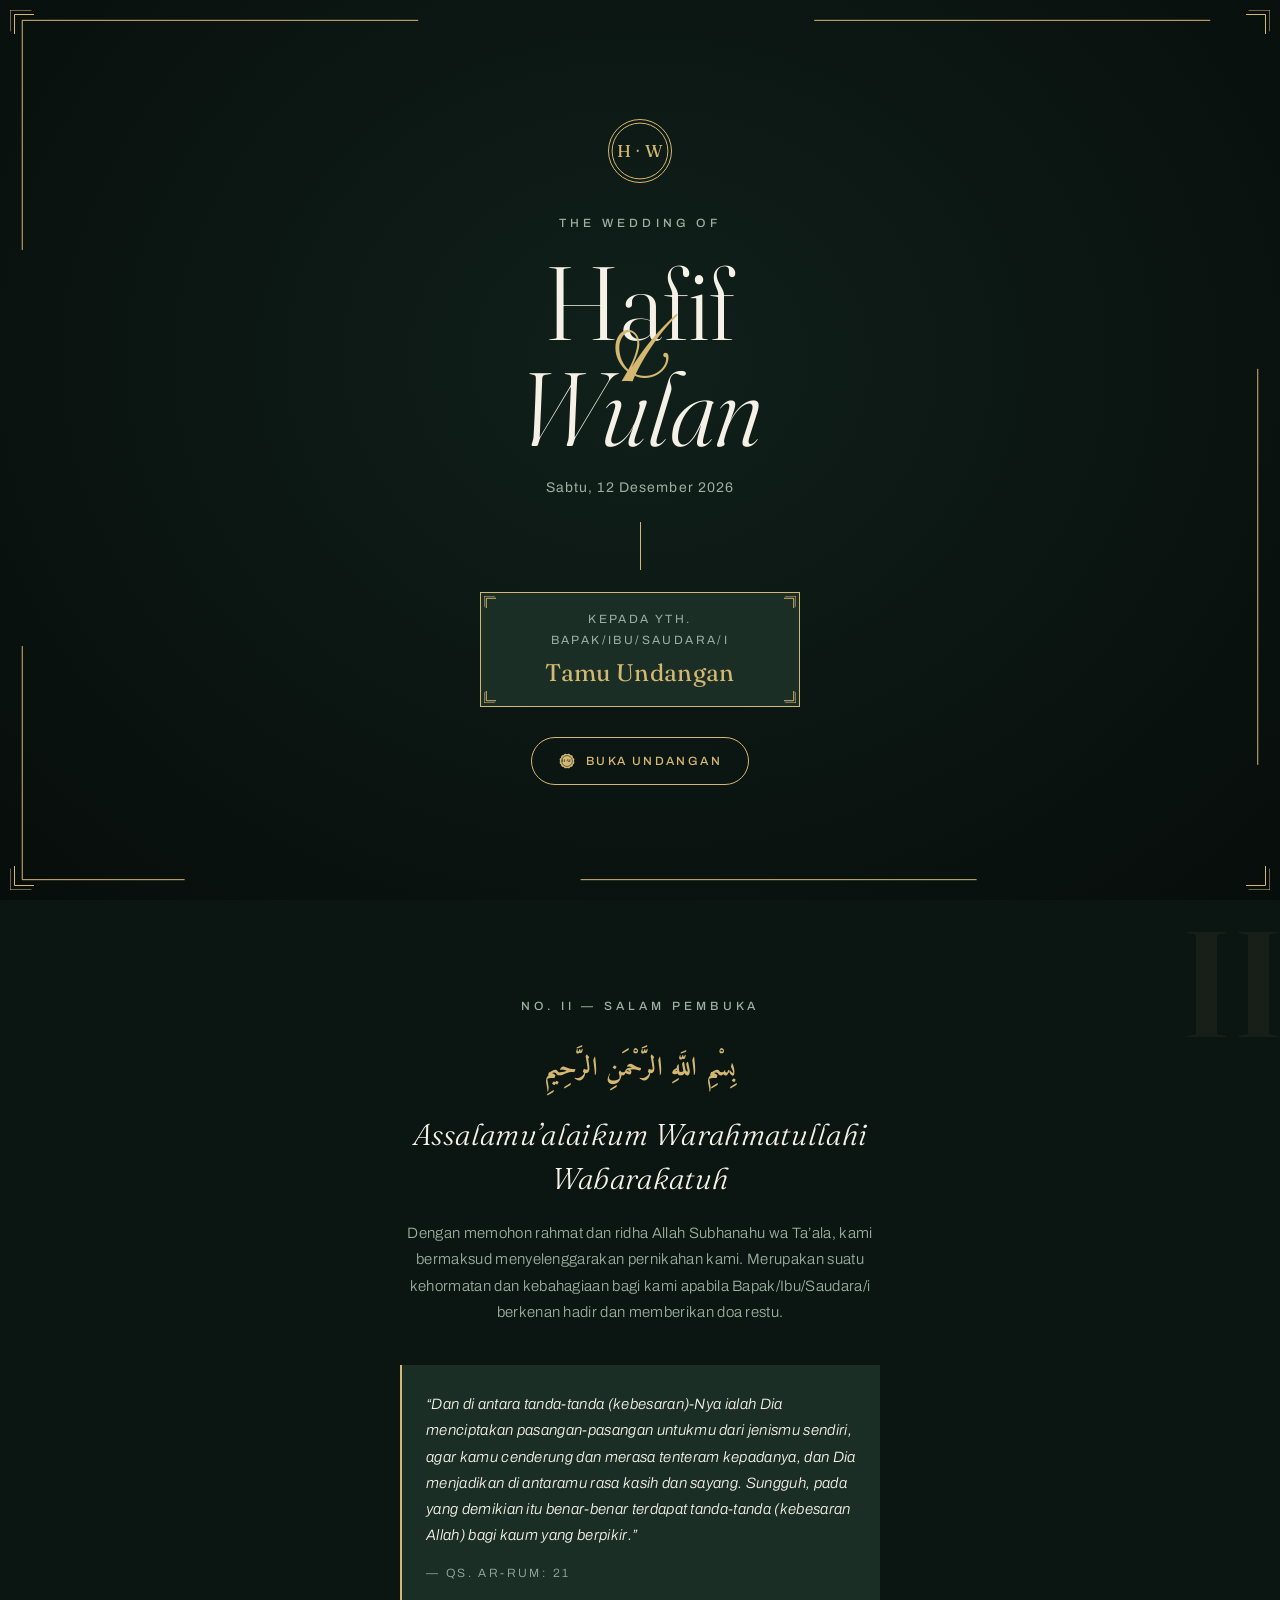
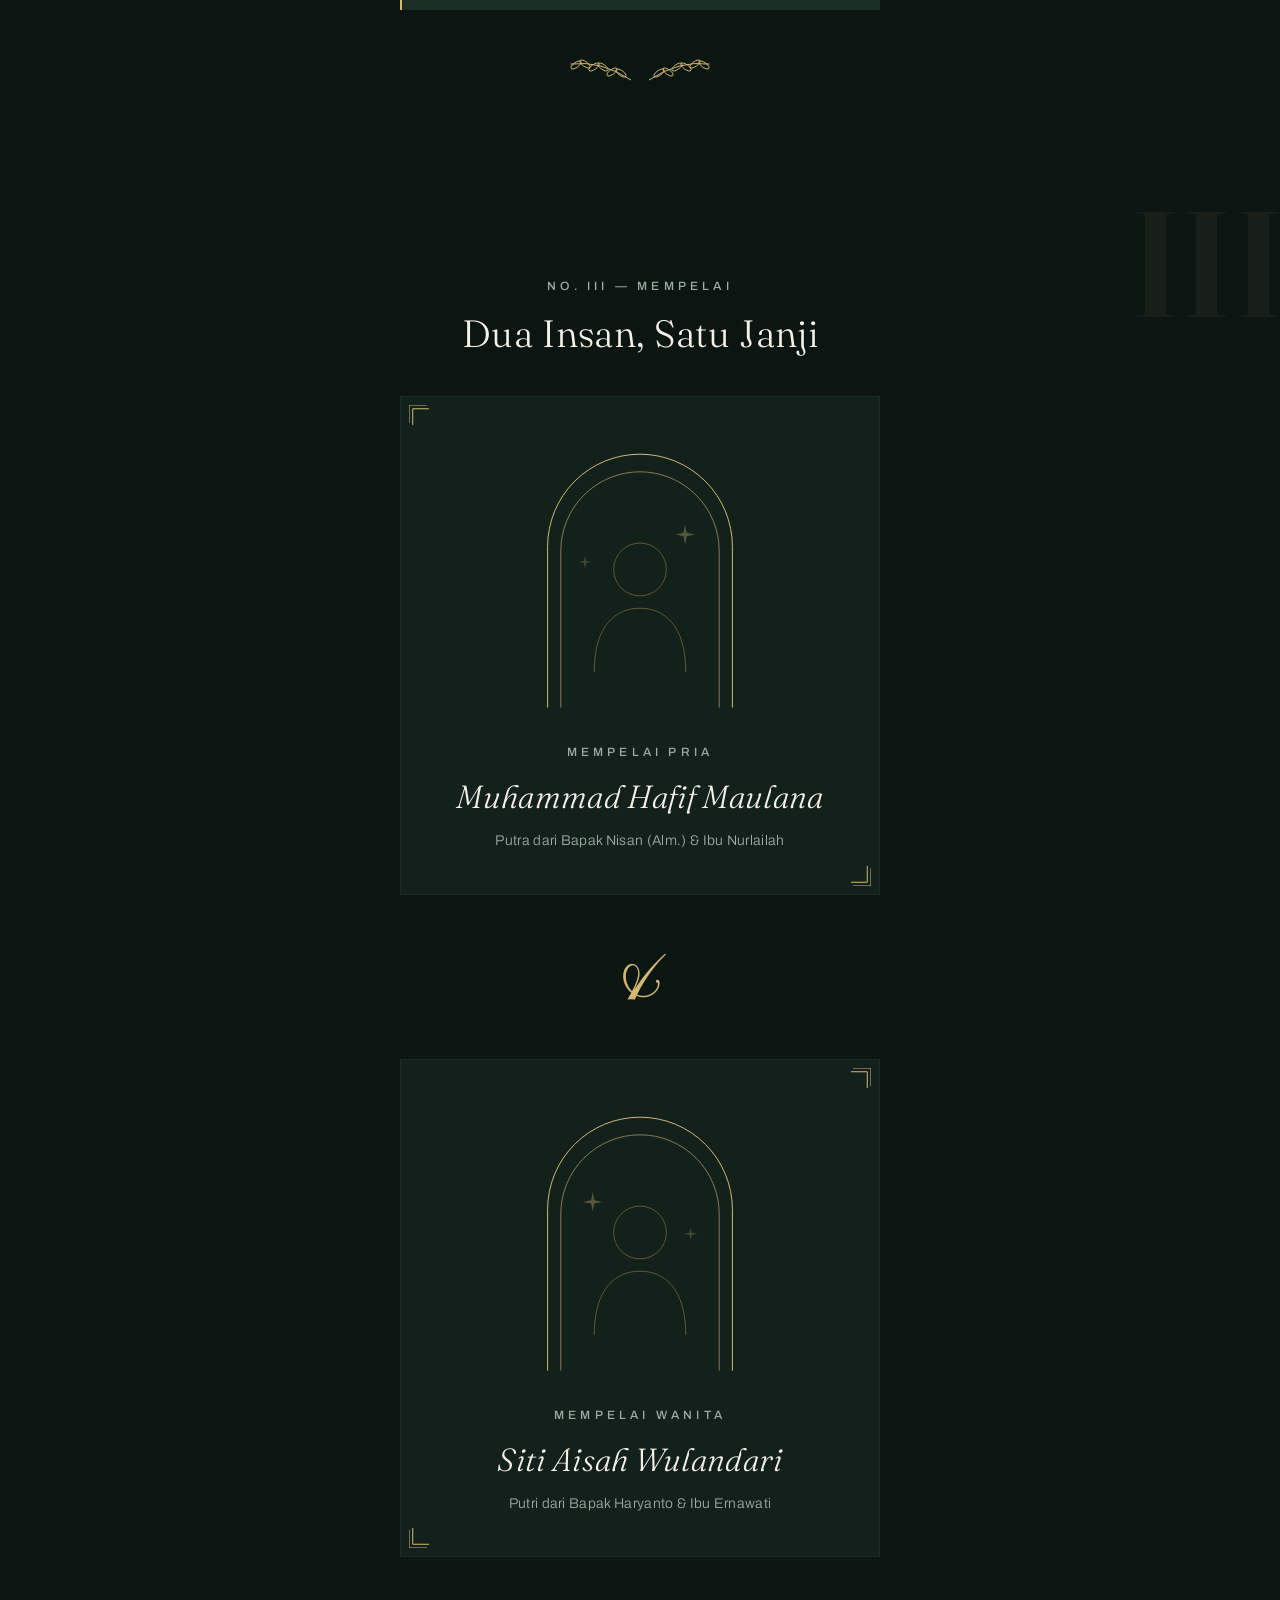
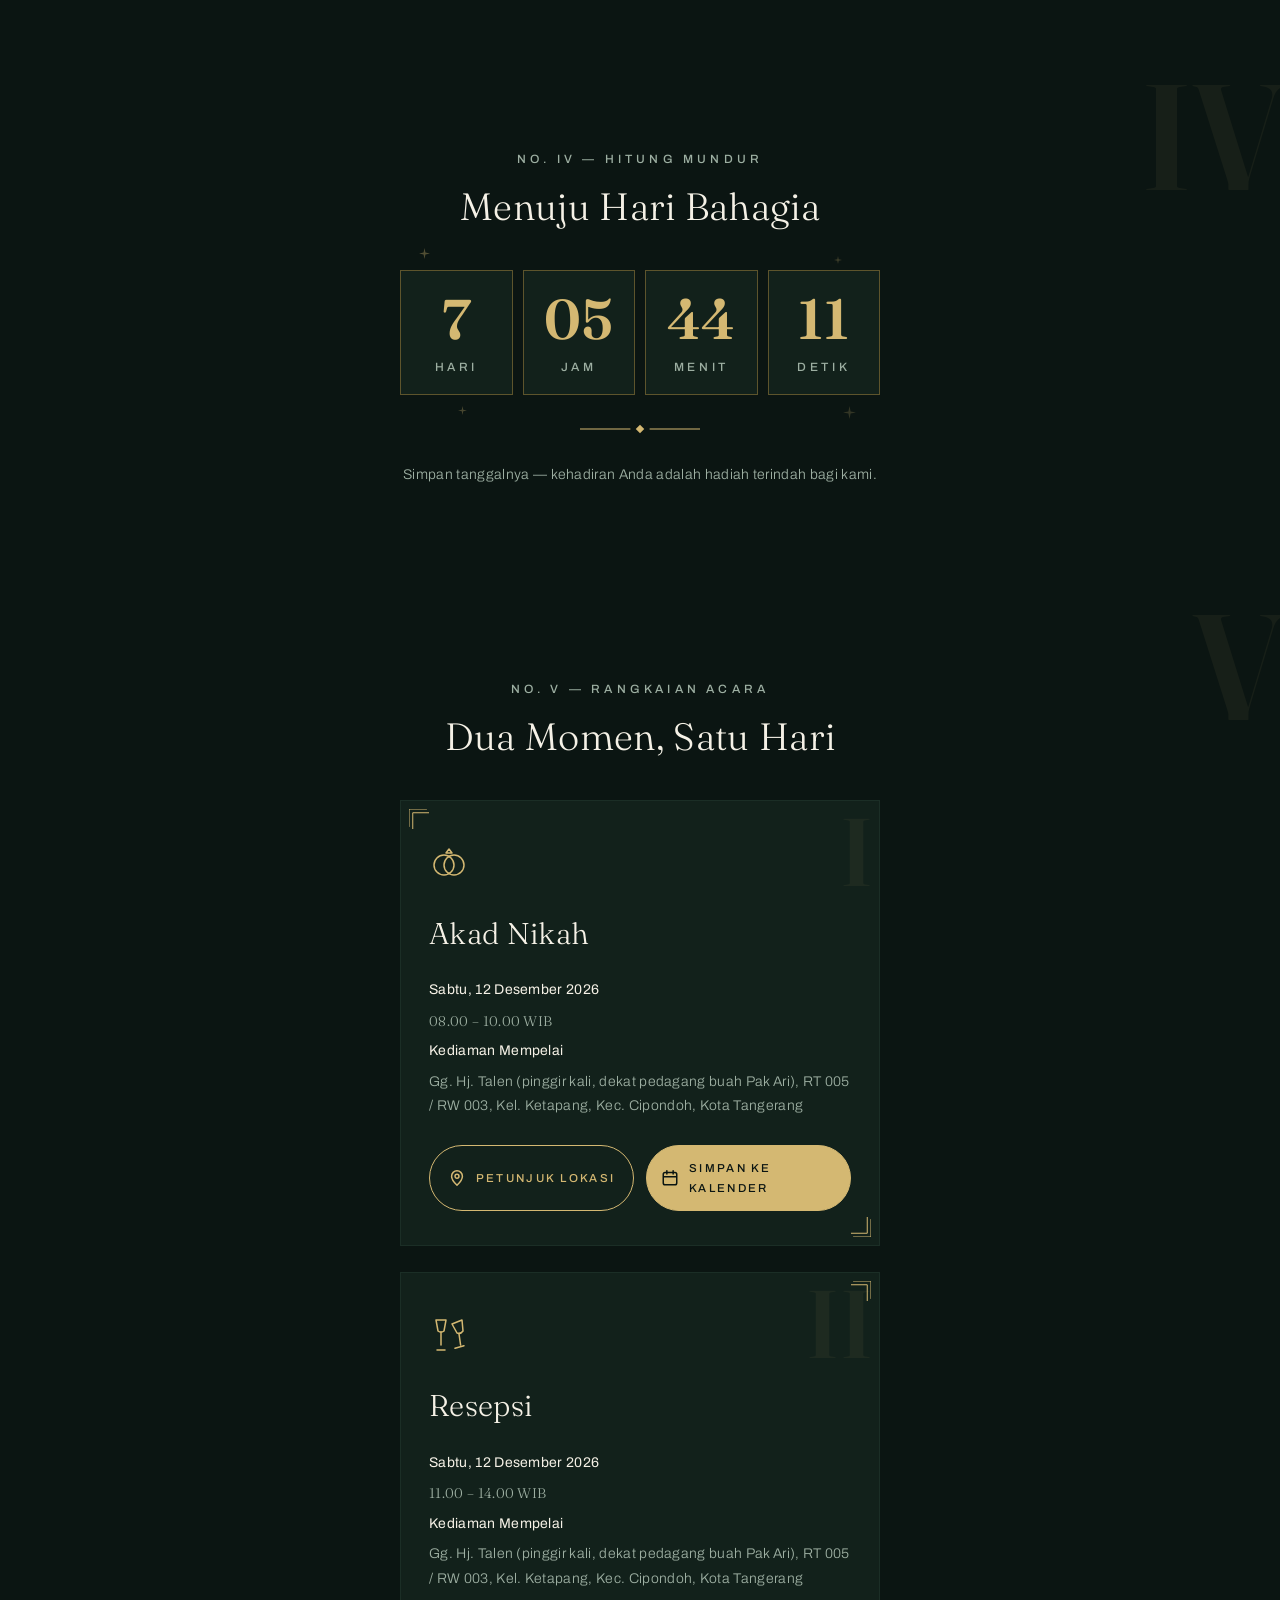
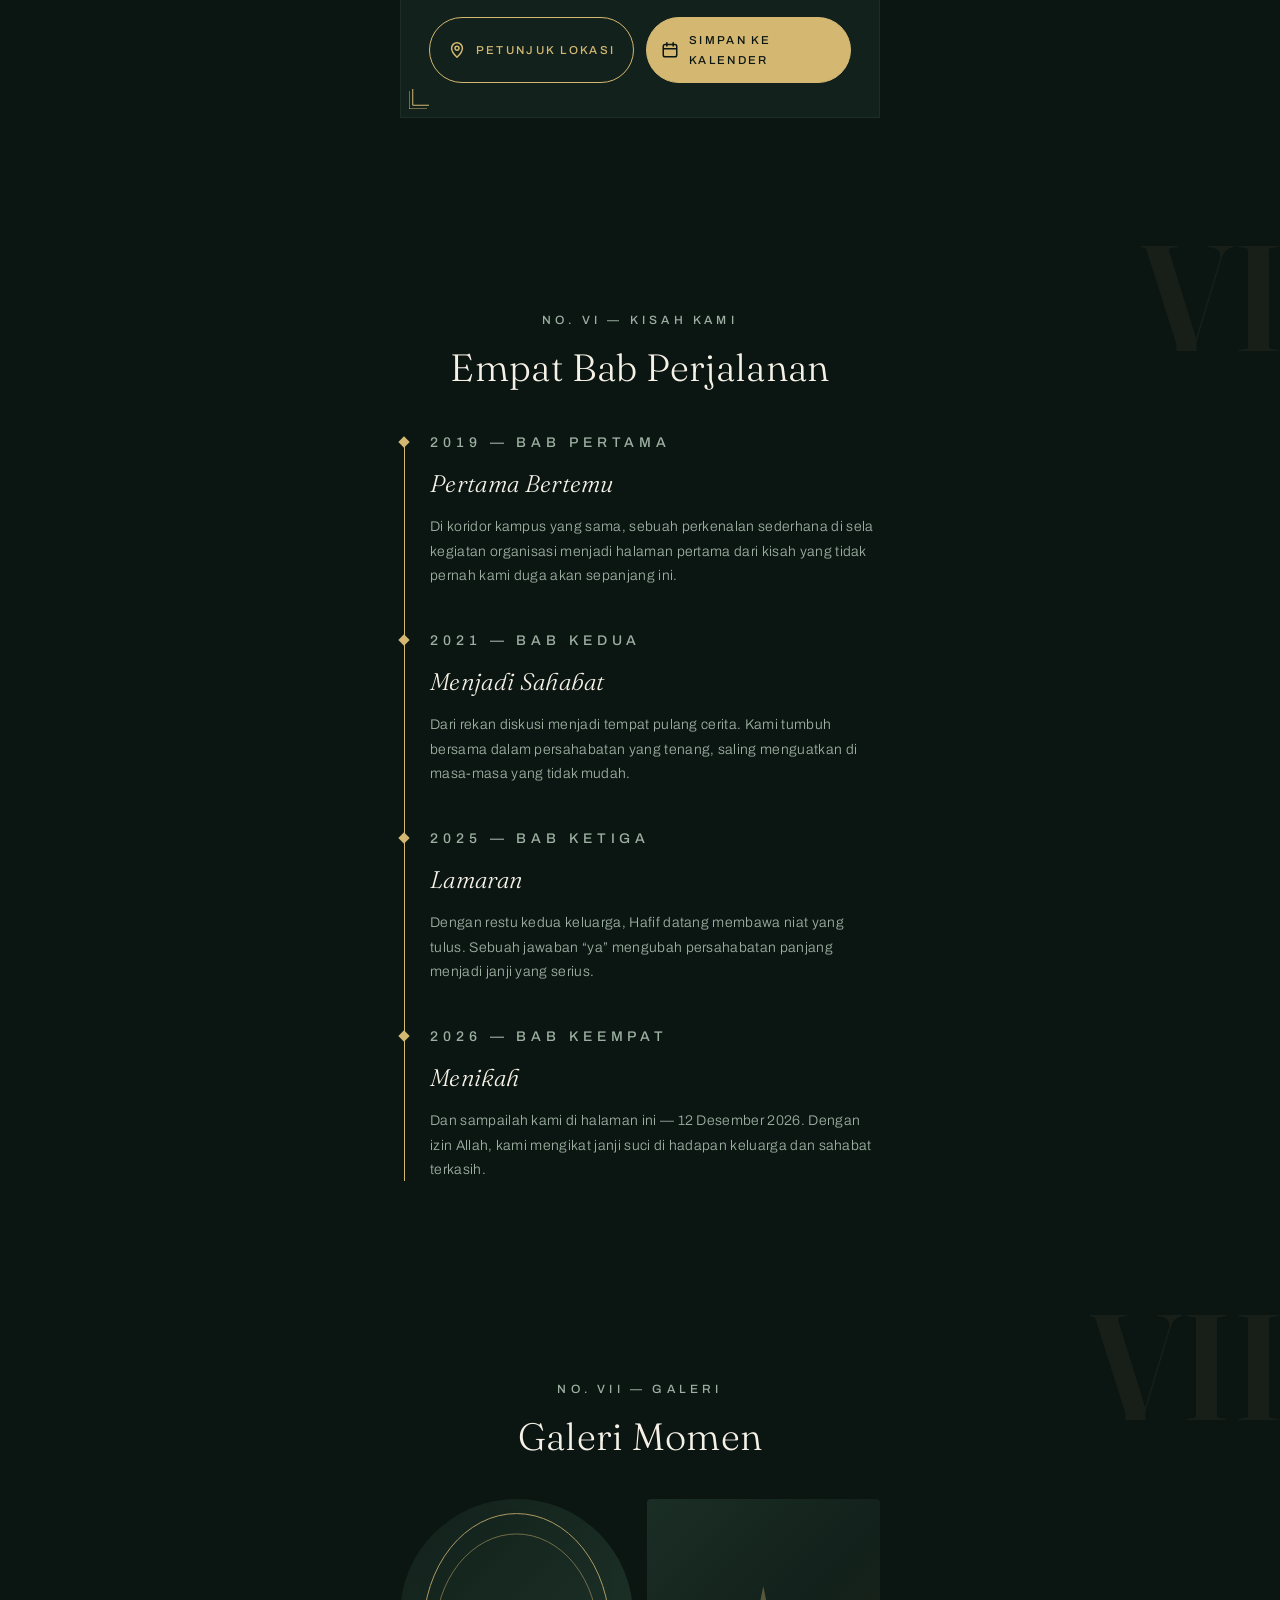
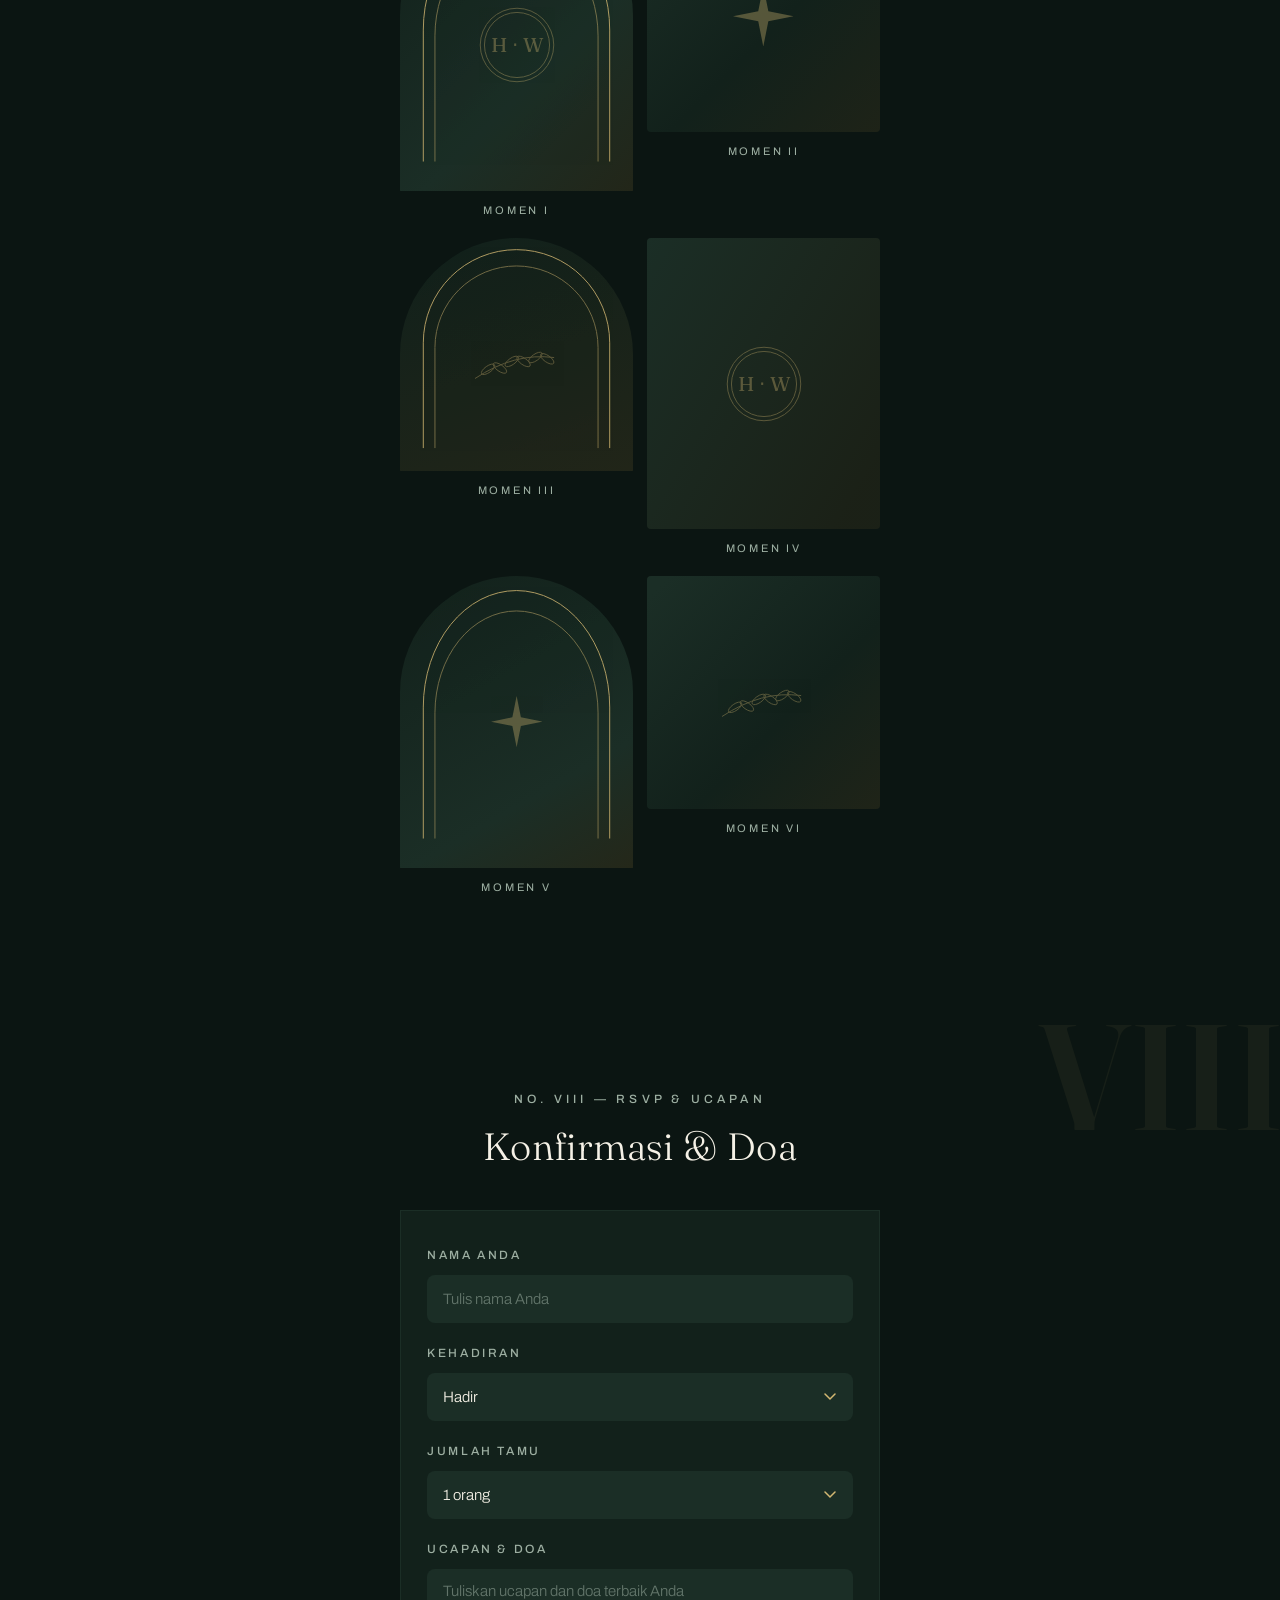
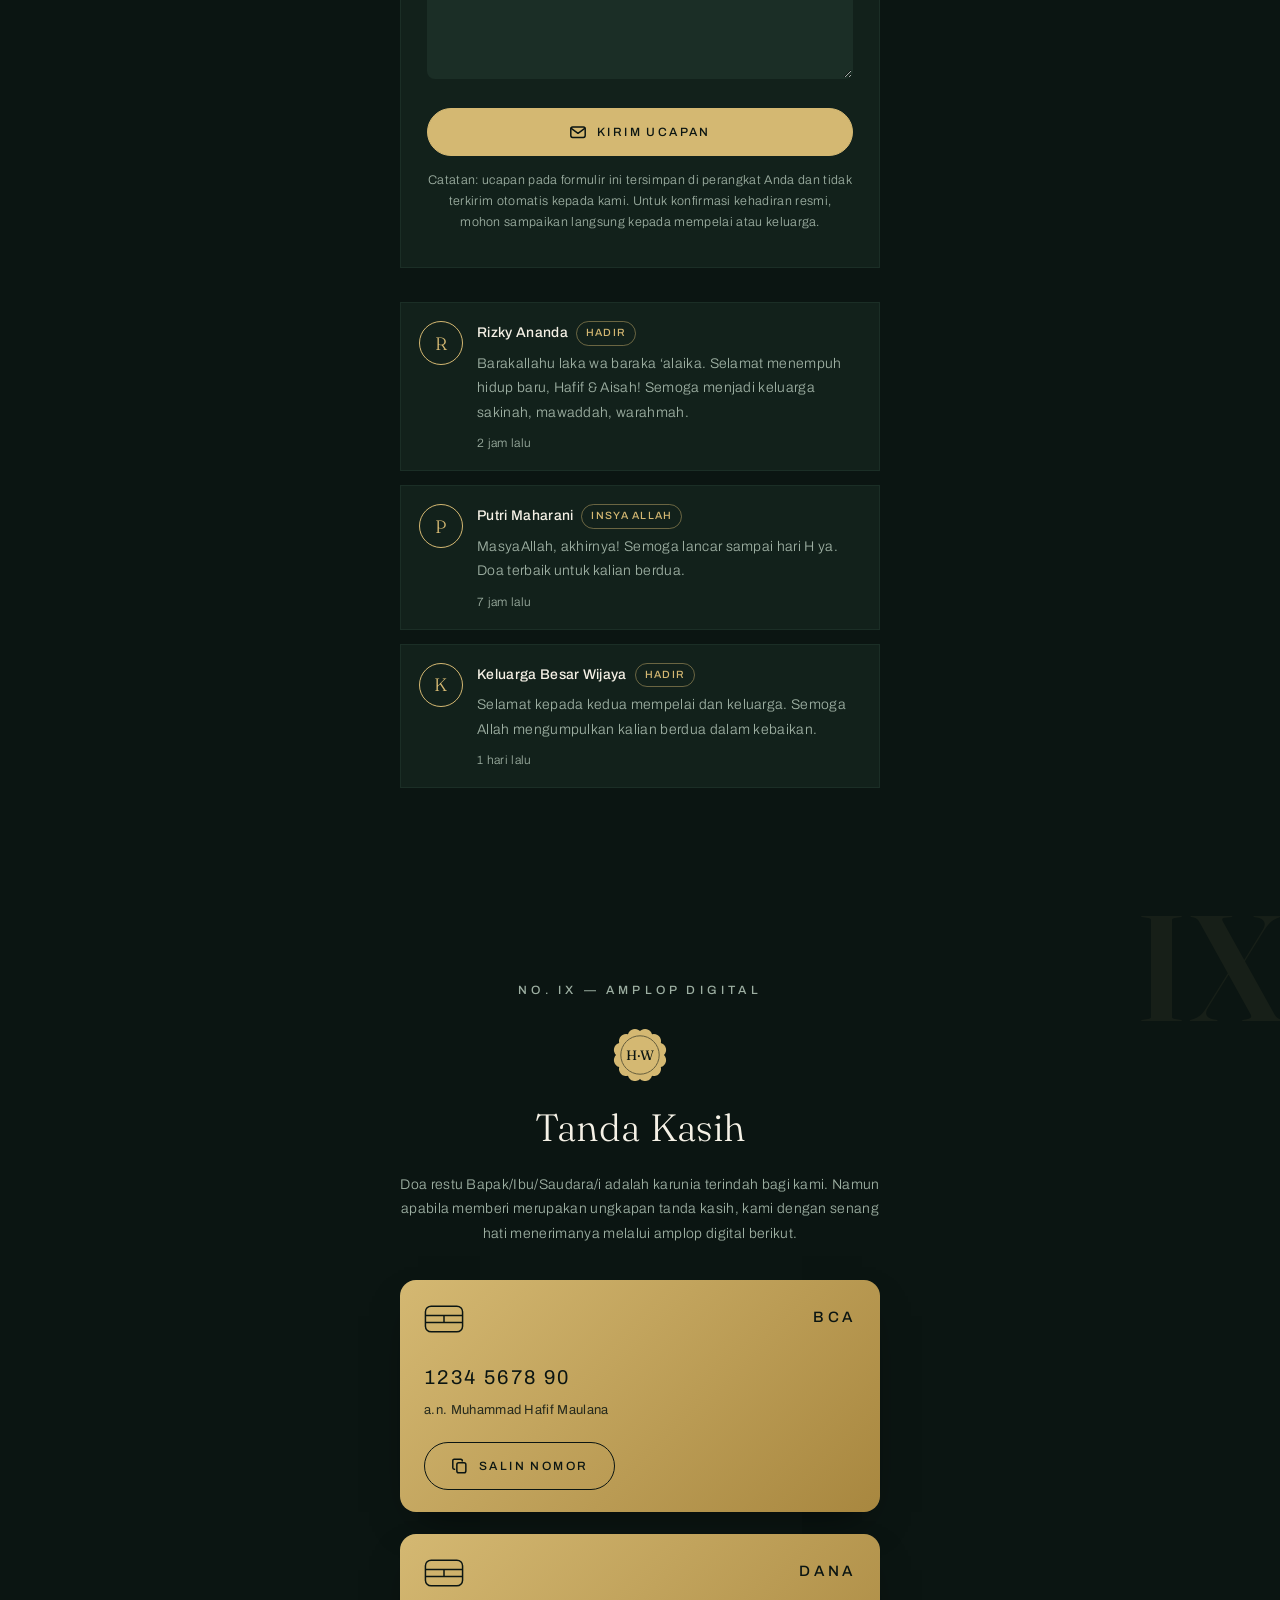
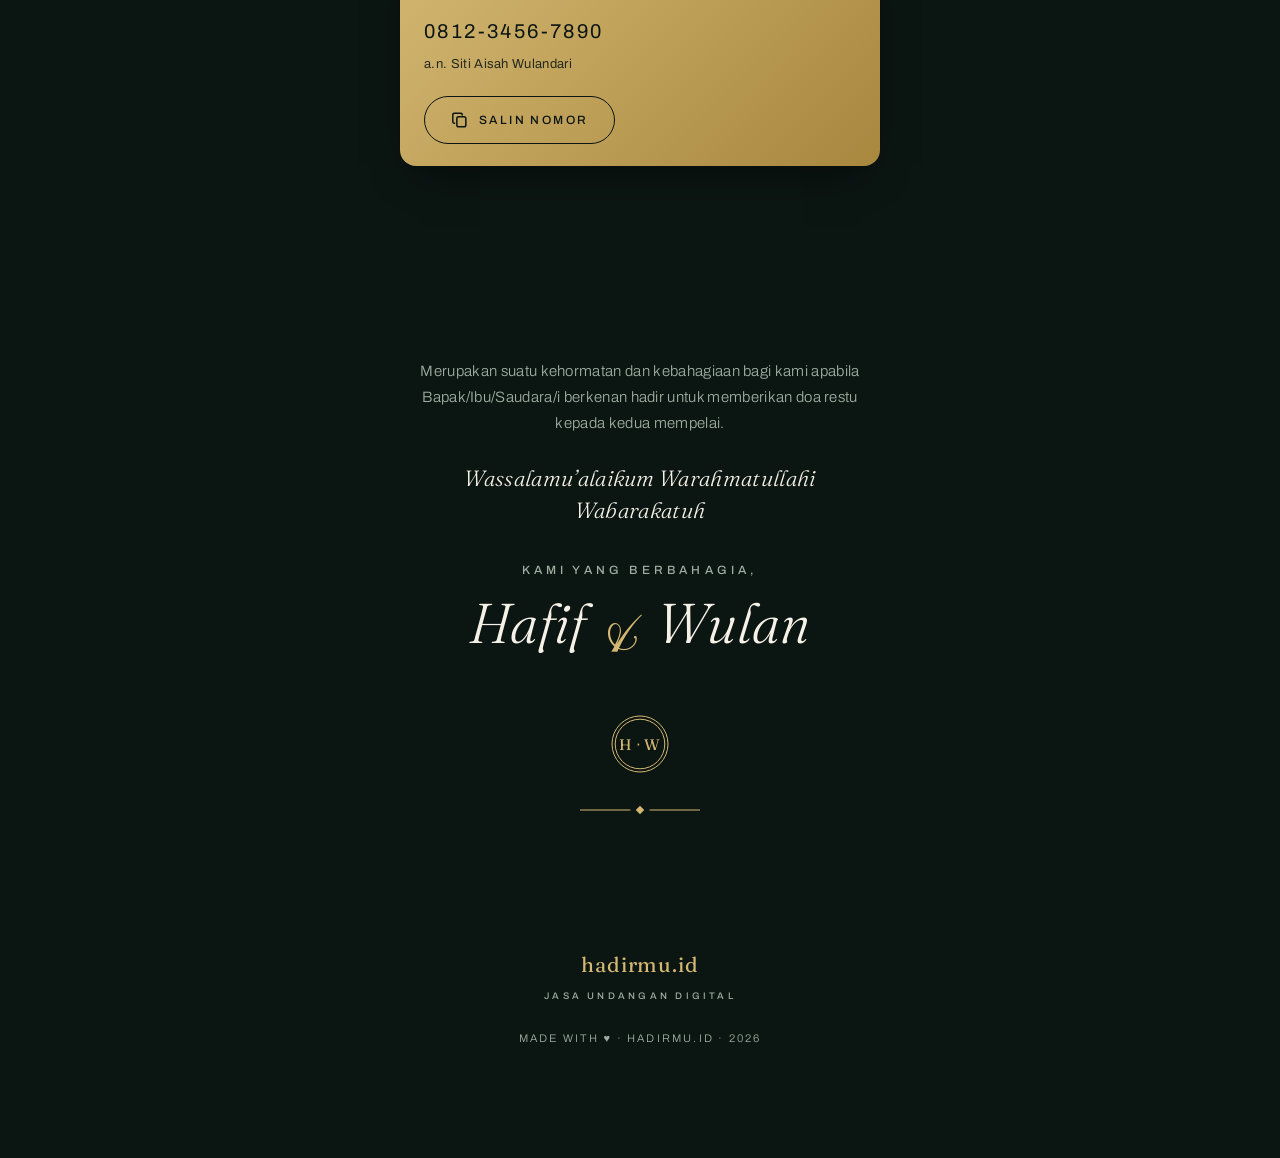
<file: index.html>
<!DOCTYPE html>
<html lang="id">
<head>
<meta charset="UTF-8">
<meta name="viewport" content="width=device-width, initial-scale=1">
<title>Undangan Pernikahan Hafif &amp; Aisah</title>
<meta name="description" content="Undangan pernikahan Muhammad Hafif Maulana & Siti Aisah Wulandari — Kel. Ketapang, Kec. Cipondoh, Kota Tangerang.">
<meta property="og:title" content="Undangan Pernikahan Hafif & Aisah">
<meta property="og:description" content="Dengan penuh syukur, kami mengundang Bapak/Ibu/Saudara/i untuk hadir di pernikahan kami — Hafif & Aisah, di Kel. Ketapang, Kec. Cipondoh, Kota Tangerang.">
<meta property="og:type" content="website">
<link rel="preconnect" href="https://fonts.googleapis.com">
<link rel="preconnect" href="https://fonts.gstatic.com" crossorigin>
<link href="https://fonts.googleapis.com/css2?family=Fraunces:ital,opsz,wght@0,9..144,300;0,9..144,400;0,9..144,600;1,9..144,300;1,9..144,400;1,9..144,600&family=Archivo:wght@300;400;500&family=Pinyon+Script&family=Amiri:wght@400;700&display=swap" rel="stylesheet">
<link rel="stylesheet" href="css/style.css">
<noscript>
<style>
  .cover { display: none !important; }
  body.is-locked { overflow: auto !important; height: auto !important; }
  .reveal, [data-stagger].reveal > * { opacity: 1 !important; transform: none !important; }
  .hero-content { opacity: 1 !important; transform: none !important; }
  .hero-names .word { clip-path: inset(0) !important; }
  svg.draw use { stroke-dasharray: none !important; stroke-dashoffset: 0 !important; }
  svg.draw .orn-fill { opacity: 1 !important; }
  .timeline-spine { transform: none !important; }
  .story-node { transform: rotate(45deg) scale(1) !important; }
  .music-btn, .music-eq, .music-vol { display: none !important; }
</style>
</noscript>
</head>
<body class="is-locked">

<!-- ============ SVG SYMBOL LIBRARY (stroke-only, digambar sendiri) ============ -->
<svg style="display:none" aria-hidden="true" focusable="false">
  <defs>
    <linearGradient id="gradPortrait" x1="0" y1="0" x2="1" y2="1">
      <stop offset="0" stop-color="#1B2E26"/>
      <stop offset="1" stop-color="#12211B"/>
    </linearGradient>
  </defs>

  <!-- 1. Siku sudut art-deco -->
  <symbol id="corner" viewBox="0 0 32 32">
    <path d="M0 28 V0 H28" fill="none" stroke="currentColor" stroke-width="1" stroke-linecap="round" vector-effect="non-scaling-stroke" pathLength="1"/>
    <path d="M6 32 V6 H32" fill="none" stroke="currentColor" stroke-width="1" stroke-linecap="round" vector-effect="non-scaling-stroke" pathLength="1"/>
  </symbol>

  <!-- 2. Monogram lingkaran ganda A·S -->
  <symbol id="monogram" viewBox="0 0 80 80">
    <circle cx="40" cy="40" r="35" fill="none" stroke="currentColor" stroke-width="1" vector-effect="non-scaling-stroke" pathLength="1"/>
    <circle cx="40" cy="40" r="31" fill="none" stroke="currentColor" stroke-width="1" vector-effect="non-scaling-stroke" pathLength="1"/>
    <text id="monogramText" x="40" y="47" text-anchor="middle" font-family="Fraunces, Georgia, serif" font-weight="400" font-size="19" fill="currentColor">H &#8231; W</text>
  </symbol>

  <!-- 3. Ranting zaitun -->
  <symbol id="olive" viewBox="0 0 64 44">
    <path d="M0 40 Q30 20 60 24" fill="none" stroke="currentColor" stroke-width="1" stroke-linecap="round" vector-effect="non-scaling-stroke" pathLength="1"/>
    <ellipse rx="6" ry="2.5" transform="translate(10 33) rotate(-35)" fill="none" stroke="currentColor" stroke-width="1" vector-effect="non-scaling-stroke" pathLength="1"/>
    <ellipse rx="6" ry="2.5" transform="translate(19 32) rotate(35)"  fill="none" stroke="currentColor" stroke-width="1" vector-effect="non-scaling-stroke" pathLength="1"/>
    <ellipse rx="6" ry="2.5" transform="translate(28 27) rotate(-35)" fill="none" stroke="currentColor" stroke-width="1" vector-effect="non-scaling-stroke" pathLength="1"/>
    <ellipse rx="6" ry="2.5" transform="translate(37 27) rotate(35)"  fill="none" stroke="currentColor" stroke-width="1" vector-effect="non-scaling-stroke" pathLength="1"/>
    <ellipse rx="6" ry="2.5" transform="translate(46 24) rotate(-35)" fill="none" stroke="currentColor" stroke-width="1" vector-effect="non-scaling-stroke" pathLength="1"/>
    <ellipse rx="6" ry="2.5" transform="translate(55 25) rotate(35)"  fill="none" stroke="currentColor" stroke-width="1" vector-effect="non-scaling-stroke" pathLength="1"/>
  </symbol>

  <!-- 4. Sparkle bintang-4 (satu-satunya fill selain seal/monogram text) -->
  <symbol id="sparkle" viewBox="0 0 24 24">
    <path d="M12 0 L14 10 L24 12 L14 14 L12 24 L10 14 L0 12 L10 10 Z" fill="currentColor" stroke="none"/>
  </symbol>

  <!-- 5. Divider hairline + belah ketupat -->
  <symbol id="divider" viewBox="0 0 120 12">
    <line x1="0" y1="6" x2="50" y2="6" stroke="currentColor" stroke-width="1" stroke-linecap="round" vector-effect="non-scaling-stroke" pathLength="1"/>
    <rect x="-3" y="-3" width="6" height="6" transform="translate(60 6) rotate(45)" fill="currentColor" stroke="none" class="orn-fill"/>
    <line x1="70" y1="6" x2="120" y2="6" stroke="currentColor" stroke-width="1" stroke-linecap="round" vector-effect="non-scaling-stroke" pathLength="1"/>
  </symbol>

  <!-- 6. Arch garis ganda -->
  <symbol id="arch" viewBox="0 0 100 100" preserveAspectRatio="none">
    <path d="M10 90 V45 A40 40 0 0 1 90 45 V90" fill="none" stroke="currentColor" stroke-width="1" stroke-linecap="round" vector-effect="non-scaling-stroke" pathLength="1"/>
    <path d="M15 90 V47 A35 35 0 0 1 85 47 V90" fill="none" stroke="currentColor" stroke-width="1" stroke-linecap="round" opacity="0.6" vector-effect="non-scaling-stroke" pathLength="1"/>
  </symbol>

  <!-- 7. Wax seal 12 lobus A·S -->
  <symbol id="seal" viewBox="0 0 80 80">
    <path d="M70 40
      A9 9 0 0 1 65.98 55 A9 9 0 0 1 55 65.98 A9 9 0 0 1 40 70
      A9 9 0 0 1 25 65.98 A9 9 0 0 1 14.02 55 A9 9 0 0 1 10 40
      A9 9 0 0 1 14.02 25 A9 9 0 0 1 25 14.02 A9 9 0 0 1 40 10
      A9 9 0 0 1 55 14.02 A9 9 0 0 1 65.98 25 A9 9 0 0 1 70 40 Z"
      fill="currentColor" stroke="none"/>
    <circle cx="40" cy="40" r="24" fill="none" stroke="#0B1512" stroke-width="1" opacity="0.55" vector-effect="non-scaling-stroke"/>
    <text id="sealText" x="40" y="46" text-anchor="middle" font-family="Fraunces, Georgia, serif" font-weight="400" font-size="17" fill="#0B1512">H&#183;W</text>
  </symbol>

  <!-- 8. Chip kartu -->
  <symbol id="chip" viewBox="0 0 28 20">
    <rect x="1" y="1" width="26" height="18" rx="4" fill="none" stroke="currentColor" stroke-width="1.5" vector-effect="non-scaling-stroke"/>
    <line x1="1" y1="7.5" x2="27" y2="7.5" stroke="currentColor" stroke-width="1.5" vector-effect="non-scaling-stroke"/>
    <line x1="1" y1="12.5" x2="27" y2="12.5" stroke="currentColor" stroke-width="1.5" vector-effect="non-scaling-stroke"/>
    <line x1="14" y1="7.5" x2="14" y2="12.5" stroke="currentColor" stroke-width="1.5" vector-effect="non-scaling-stroke"/>
  </symbol>

  <!-- 9. Ikon mini set (stroke 1.5) -->
  <symbol id="ic-pin" viewBox="0 0 20 20">
    <path d="M10 18 C10 18 4 12.5 4 8 A6 6 0 0 1 16 8 C16 12.5 10 18 10 18 Z" fill="none" stroke="currentColor" stroke-width="1.5" stroke-linecap="round" stroke-linejoin="round" vector-effect="non-scaling-stroke"/>
    <circle cx="10" cy="8" r="2.2" fill="none" stroke="currentColor" stroke-width="1.5" vector-effect="non-scaling-stroke"/>
  </symbol>
  <symbol id="ic-cal" viewBox="0 0 20 20">
    <rect x="2.5" y="4" width="15" height="13.5" rx="2" fill="none" stroke="currentColor" stroke-width="1.5" vector-effect="non-scaling-stroke"/>
    <line x1="2.5" y1="8.5" x2="17.5" y2="8.5" stroke="currentColor" stroke-width="1.5" vector-effect="non-scaling-stroke"/>
    <line x1="6.5" y1="2" x2="6.5" y2="5.5" stroke="currentColor" stroke-width="1.5" stroke-linecap="round" vector-effect="non-scaling-stroke"/>
    <line x1="13.5" y1="2" x2="13.5" y2="5.5" stroke="currentColor" stroke-width="1.5" stroke-linecap="round" vector-effect="non-scaling-stroke"/>
  </symbol>
  <symbol id="ic-note" viewBox="0 0 20 20">
    <path d="M7 16 V4.5 L16 3 V14" fill="none" stroke="currentColor" stroke-width="1.5" stroke-linecap="round" stroke-linejoin="round" vector-effect="non-scaling-stroke"/>
    <circle cx="4.8" cy="16" r="2.2" fill="none" stroke="currentColor" stroke-width="1.5" vector-effect="non-scaling-stroke"/>
    <circle cx="13.8" cy="14" r="2.2" fill="none" stroke="currentColor" stroke-width="1.5" vector-effect="non-scaling-stroke"/>
  </symbol>
  <symbol id="ic-copy" viewBox="0 0 20 20">
    <rect x="6.5" y="6.5" width="10" height="11" rx="2" fill="none" stroke="currentColor" stroke-width="1.5" vector-effect="non-scaling-stroke"/>
    <path d="M4 13.5 H3.5 A1.5 1.5 0 0 1 2 12 V4 A1.5 1.5 0 0 1 3.5 2.5 H11 A1.5 1.5 0 0 1 12.5 4 V4.5" fill="none" stroke="currentColor" stroke-width="1.5" stroke-linecap="round" vector-effect="non-scaling-stroke"/>
  </symbol>
  <symbol id="ic-check" viewBox="0 0 20 20">
    <path d="M4 10.5 L8.5 15 L16 5.5" fill="none" stroke="currentColor" stroke-width="1.5" stroke-linecap="round" stroke-linejoin="round" vector-effect="non-scaling-stroke"/>
  </symbol>
  <symbol id="ic-rings" viewBox="0 0 20 20">
    <circle cx="7.5" cy="11" r="5" fill="none" stroke="currentColor" stroke-width="1.5" vector-effect="non-scaling-stroke"/>
    <circle cx="12.5" cy="11" r="5" fill="none" stroke="currentColor" stroke-width="1.5" vector-effect="non-scaling-stroke"/>
    <path d="M10 3 L8.5 5 H11.5 Z" fill="none" stroke="currentColor" stroke-width="1.5" stroke-linejoin="round" vector-effect="non-scaling-stroke"/>
  </symbol>
  <symbol id="ic-toast" viewBox="0 0 20 20">
    <path d="M3.5 2.5 H8.5 L7.5 8 A2.6 2.6 0 0 1 4.5 8 Z" fill="none" stroke="currentColor" stroke-width="1.5" stroke-linecap="round" stroke-linejoin="round" vector-effect="non-scaling-stroke"/>
    <path d="M6 8.5 V15 M4 17.5 H8" fill="none" stroke="currentColor" stroke-width="1.5" stroke-linecap="round" vector-effect="non-scaling-stroke"/>
    <path d="M11.5 4.5 L16.5 2.5 L17 8 A2.6 2.6 0 0 1 14 9 Z" fill="none" stroke="currentColor" stroke-width="1.5" stroke-linecap="round" stroke-linejoin="round" vector-effect="non-scaling-stroke"/>
    <path d="M15 9.4 L15.8 15 M13 16.6 L17.5 15.4" fill="none" stroke="currentColor" stroke-width="1.5" stroke-linecap="round" vector-effect="non-scaling-stroke"/>
  </symbol>
  <symbol id="ic-envelope" viewBox="0 0 20 20">
    <rect x="2" y="4.5" width="16" height="11.5" rx="2" fill="none" stroke="currentColor" stroke-width="1.5" vector-effect="non-scaling-stroke"/>
    <path d="M2.5 6 L10 11.5 L17.5 6" fill="none" stroke="currentColor" stroke-width="1.5" stroke-linecap="round" stroke-linejoin="round" vector-effect="non-scaling-stroke"/>
  </symbol>
  <symbol id="ic-vol" viewBox="0 0 20 20">
    <path d="M3 8 H6 L10.5 4 V16 L6 12 H3 Z" fill="none" stroke="currentColor" stroke-width="1.5" stroke-linecap="round" stroke-linejoin="round" vector-effect="non-scaling-stroke"/>
    <path d="M13.5 7.5 A3.5 3.5 0 0 1 13.5 12.5 M15.5 5.5 A6 6 0 0 1 15.5 14.5" fill="none" stroke="currentColor" stroke-width="1.5" stroke-linecap="round" vector-effect="non-scaling-stroke"/>
  </symbol>

  <!-- Siluet potret -->
  <symbol id="silhouette" viewBox="0 0 100 100">
    <circle cx="50" cy="38" r="15" fill="none" stroke="#A8873F" stroke-width="1" opacity="0.55" vector-effect="non-scaling-stroke"/>
    <path d="M24 96 C24 70 36 60 50 60 C64 60 76 70 76 96" fill="none" stroke="#A8873F" stroke-width="1" opacity="0.55" stroke-linecap="round" vector-effect="non-scaling-stroke"/>
  </symbol>
</svg>

<!-- ============ COVER OVERLAY ============ -->
<div class="cover" id="cover">
  <!-- Panel kiri -->
  <div class="cover-panel cover-panel--left">
    <div class="cover-inner">
      <svg class="cover-frame" viewBox="0 0 100 100" preserveAspectRatio="none" aria-hidden="true">
        <rect x="0.5" y="0.5" width="99" height="99" fill="none" stroke="var(--gold)" stroke-width="1" vector-effect="non-scaling-stroke" pathLength="1"/>
      </svg>
      <svg class="cover-corner cover-corner--tl" aria-hidden="true"><use href="#corner"/></svg>
      <svg class="cover-corner cover-corner--tr" aria-hidden="true"><use href="#corner"/></svg>
      <svg class="cover-corner cover-corner--br" aria-hidden="true"><use href="#corner"/></svg>
      <svg class="cover-corner cover-corner--bl" aria-hidden="true"><use href="#corner"/></svg>

      <svg class="cover-mono" aria-hidden="true"><use href="#monogram"/></svg>
      <p class="eyebrow cover-fade cf-1">The Wedding Of</p>
      <div class="cover-names cover-fade cf-2">
        <span class="name name--groom" data-bind="groom.shortName">Hafif</span>
        <span class="sr-only"> dan </span>
        <span class="cover-amp script" aria-hidden="true">&amp;</span>
        <span class="name name--bride" data-bind="bride.shortName">Aisah</span>
      </div>
      <p class="cover-date cover-fade cf-3" data-bind="date.display">Sabtu &#183; 12 Desember 2026</p>
      <div class="cover-vline cover-fade cf-4" aria-hidden="true"></div>
      <div class="guest-chip cover-fade cf-5">
        <svg class="chip-corner chip-corner--tl" aria-hidden="true"><use href="#corner"/></svg>
        <svg class="chip-corner chip-corner--tr" aria-hidden="true"><use href="#corner"/></svg>
        <svg class="chip-corner chip-corner--br" aria-hidden="true"><use href="#corner"/></svg>
        <svg class="chip-corner chip-corner--bl" aria-hidden="true"><use href="#corner"/></svg>
        <p class="chip-label">Kepada Yth. Bapak/Ibu/Saudara/i</p>
        <p class="chip-name js-guest">Tamu Undangan</p>
      </div>
      <button type="button" class="btn js-open cover-fade cf-6">
        <svg aria-hidden="true"><use href="#seal"/></svg>
        <span>Buka Undangan</span>
      </button>
    </div>
  </div>
  <!-- Panel kanan (cermin visual, disembunyikan dari pembaca layar) -->
  <div class="cover-panel cover-panel--right" aria-hidden="true">
    <div class="cover-inner">
      <svg class="cover-frame" viewBox="0 0 100 100" preserveAspectRatio="none">
        <rect x="0.5" y="0.5" width="99" height="99" fill="none" stroke="var(--gold)" stroke-width="1" vector-effect="non-scaling-stroke" pathLength="1"/>
      </svg>
      <svg class="cover-corner cover-corner--tl"><use href="#corner"/></svg>
      <svg class="cover-corner cover-corner--tr"><use href="#corner"/></svg>
      <svg class="cover-corner cover-corner--br"><use href="#corner"/></svg>
      <svg class="cover-corner cover-corner--bl"><use href="#corner"/></svg>

      <svg class="cover-mono"><use href="#monogram"/></svg>
      <p class="eyebrow cover-fade cf-1">The Wedding Of</p>
      <div class="cover-names cover-fade cf-2">
        <span class="name name--groom" data-bind="groom.shortName">Hafif</span>
        <span class="cover-amp script">&amp;</span>
        <span class="name name--bride" data-bind="bride.shortName">Aisah</span>
      </div>
      <p class="cover-date cover-fade cf-3" data-bind="date.display">Sabtu &#183; 12 Desember 2026</p>
      <div class="cover-vline cover-fade cf-4"></div>
      <div class="guest-chip cover-fade cf-5">
        <svg class="chip-corner chip-corner--tl"><use href="#corner"/></svg>
        <svg class="chip-corner chip-corner--tr"><use href="#corner"/></svg>
        <svg class="chip-corner chip-corner--br"><use href="#corner"/></svg>
        <svg class="chip-corner chip-corner--bl"><use href="#corner"/></svg>
        <p class="chip-label">Kepada Yth. Bapak/Ibu/Saudara/i</p>
        <p class="chip-name js-guest">Tamu Undangan</p>
      </div>
      <button type="button" class="btn js-open cover-fade cf-6" tabindex="-1">
        <svg aria-hidden="true"><use href="#seal"/></svg>
        <span>Buka Undangan</span>
      </button>
    </div>
  </div>
</div>

<main id="utama">

  <!-- ============ No. I — HERO ============ -->
  <section class="section hero" aria-labelledby="hero-title">
    <span class="ghost" aria-hidden="true">I</span>
    <div class="hero-content">
      <p class="eyebrow center" style="margin-bottom:20px">No. I &#8212; The Wedding Of</p>
      <h1 id="hero-title" class="hero-names">
        <span class="word word--andre" data-bind="groom.shortName">Hafif</span>
        <span class="sr-only"> dan </span>
        <span class="hero-amp" aria-hidden="true">&amp;</span>
        <span class="word word--sarah" data-bind="bride.shortName">Aisah</span>
      </h1>
      <p class="hero-date-num" data-bind="date.numeric">12 . 12 . 2026</p>
      <p class="hero-sub" data-bind="date.display">Sabtu, 12 Desember 2026</p>

      <svg class="spark" style="top:12%; left:10%; width:12px; height:12px; opacity:0.35" aria-hidden="true"><use href="#sparkle"/></svg>
      <svg class="spark" style="top:20%; right:12%; width:8px; height:8px; opacity:0.25" aria-hidden="true"><use href="#sparkle"/></svg>
      <svg class="spark" style="top:46%; left:6%; width:10px; height:10px; opacity:0.3" aria-hidden="true"><use href="#sparkle"/></svg>
      <svg class="spark" style="bottom:26%; right:8%; width:16px; height:16px; opacity:0.2" aria-hidden="true"><use href="#sparkle"/></svg>
      <svg class="spark" style="bottom:14%; left:16%; width:9px; height:9px; opacity:0.4" aria-hidden="true"><use href="#sparkle"/></svg>

      <p class="hero-scroll" aria-hidden="true">Gulir</p>
    </div>
    <div class="marquee" aria-hidden="true">
      <div class="marquee-track">
        <span class="js-marquee">Hafif &amp; Aisah &#8212; Sabtu 12 Desember 2026 &#8212; Hafif &amp; Aisah &#8212; Sabtu 12 Desember 2026 &#8212; Hafif &amp; Aisah &#8212; Sabtu 12 Desember 2026 &#8212;&nbsp;</span>
        <span class="js-marquee">Hafif &amp; Aisah &#8212; Sabtu 12 Desember 2026 &#8212; Hafif &amp; Aisah &#8212; Sabtu 12 Desember 2026 &#8212; Hafif &amp; Aisah &#8212; Sabtu 12 Desember 2026 &#8212;&nbsp;</span>
      </div>
    </div>
  </section>

  <!-- ============ No. II — SALAM PEMBUKA ============ -->
  <section class="section center" aria-labelledby="salam-title">
    <span class="ghost" aria-hidden="true">II</span>
    <div class="container">
      <header class="sec-head reveal center" style="margin-bottom:26px">
        <p class="eyebrow">No. II &#8212; Salam Pembuka</p>
      </header>
      <div class="reveal" data-stagger>
        <p class="arabic" lang="ar" dir="rtl">&#1576;&#1616;&#1587;&#1618;&#1605;&#1616; &#1575;&#1604;&#1604;&#1617;&#1614;&#1607;&#1616; &#1575;&#1604;&#1585;&#1617;&#1614;&#1581;&#1618;&#1605;&#1614;&#1606;&#1616; &#1575;&#1604;&#1585;&#1617;&#1614;&#1581;&#1616;&#1610;&#1605;&#1616;</p>
        <h2 id="salam-title" class="salam-fraunces">Assalamu&#8217;alaikum Warahmatullahi Wabarakatuh</h2>
        <p class="opening-para">Dengan memohon rahmat dan ridha Allah Subhanahu wa Ta&#8217;ala, kami bermaksud menyelenggarakan pernikahan kami. Merupakan suatu kehormatan dan kebahagiaan bagi kami apabila Bapak/Ibu/Saudara/i berkenan hadir dan memberikan doa restu.</p>
      </div>
      <blockquote class="quote-block reveal">
        <p data-bind="quote.text">&#8220;Dan di antara tanda-tanda (kebesaran)-Nya ialah Dia menciptakan pasangan-pasangan untukmu dari jenismu sendiri, agar kamu cenderung dan merasa tenteram kepadanya, dan Dia menjadikan di antaramu rasa kasih dan sayang. Sungguh, pada yang demikian itu benar-benar terdapat tanda-tanda (kebesaran Allah) bagi kaum yang berpikir.&#8221;</p>
        <cite data-bind="quote.source">&#8212; QS. Ar-Rum: 21</cite>
      </blockquote>
      <div class="olive-pair reveal">
        <svg class="draw" aria-hidden="true"><use href="#olive"/></svg>
        <svg class="draw" aria-hidden="true"><use href="#olive"/></svg>
      </div>
    </div>
  </section>

  <!-- ============ No. III — MEMPELAI ============ -->
  <section class="section" aria-labelledby="mempelai-title">
    <span class="ghost" aria-hidden="true">III</span>
    <div class="container">
      <header class="sec-head reveal center">
        <p class="eyebrow">No. III &#8212; Mempelai</p>
        <h2 id="mempelai-title">Dua Insan, Satu Janji</h2>
      </header>

      <article class="couple-card reveal">
        <svg class="card-corner" style="top:8px; left:8px" aria-hidden="true"><use href="#corner"/></svg>
        <svg class="card-corner" style="bottom:8px; right:8px; transform:rotate(180deg)" aria-hidden="true"><use href="#corner"/></svg>
        <svg class="portrait" viewBox="0 0 100 125" role="img" aria-label="Ilustrasi potret mempelai pria">
          <path d="M8 121 V48 A42 42 0 0 1 92 48 V121 Z" fill="url(#gradPortrait)"/>
          <path d="M8 121 V48 A42 42 0 0 1 92 48 V121" fill="none" stroke="var(--gold)" stroke-width="1" stroke-linecap="round" vector-effect="non-scaling-stroke"/>
          <path d="M14 121 V50 A36 36 0 0 1 86 50 V121" fill="none" stroke="var(--gold)" stroke-width="1" stroke-linecap="round" opacity="0.6" vector-effect="non-scaling-stroke"/>
          <use href="#silhouette" x="10" y="28" width="80" height="80"/>
          <use href="#sparkle" x="66" y="38" width="9" height="9" style="color:var(--gold); opacity:0.35"/>
          <use href="#sparkle" x="22" y="52" width="6" height="6" style="color:var(--gold); opacity:0.25"/>
        </svg>
        <p class="eyebrow">Mempelai Pria</p>
        <h3 class="couple-name" data-bind="groom.name">Muhammad Hafif Maulana</h3>
        <p class="couple-parents" data-bind="groom.parents">Putra dari Bapak Nisan (Alm.) &amp; Ibu Nurlailah</p>
      </article>

      <p class="couple-amp reveal" aria-hidden="true">&amp;</p>

      <article class="couple-card reveal">
        <svg class="card-corner" style="top:8px; right:8px; transform:rotate(90deg)" aria-hidden="true"><use href="#corner"/></svg>
        <svg class="card-corner" style="bottom:8px; left:8px; transform:rotate(270deg)" aria-hidden="true"><use href="#corner"/></svg>
        <svg class="portrait" viewBox="0 0 100 125" role="img" aria-label="Ilustrasi potret mempelai wanita">
          <path d="M8 121 V48 A42 42 0 0 1 92 48 V121 Z" fill="url(#gradPortrait)"/>
          <path d="M8 121 V48 A42 42 0 0 1 92 48 V121" fill="none" stroke="var(--gold)" stroke-width="1" stroke-linecap="round" vector-effect="non-scaling-stroke"/>
          <path d="M14 121 V50 A36 36 0 0 1 86 50 V121" fill="none" stroke="var(--gold)" stroke-width="1" stroke-linecap="round" opacity="0.6" vector-effect="non-scaling-stroke"/>
          <use href="#silhouette" x="10" y="28" width="80" height="80"/>
          <use href="#sparkle" x="24" y="40" width="9" height="9" style="color:var(--gold); opacity:0.35"/>
          <use href="#sparkle" x="70" y="56" width="6" height="6" style="color:var(--gold); opacity:0.25"/>
        </svg>
        <p class="eyebrow">Mempelai Wanita</p>
        <h3 class="couple-name" data-bind="bride.name">Siti Aisah Wulandari</h3>
        <p class="couple-parents" data-bind="bride.parents">Putri dari Bapak Haryanto &amp; Ibu Ernawati</p>
      </article>
    </div>
  </section>

  <!-- ============ No. IV — HITUNG MUNDUR ============ -->
  <section class="section" aria-labelledby="countdown-title">
    <span class="ghost" aria-hidden="true">IV</span>
    <div class="container">
      <header class="sec-head reveal center">
        <p class="eyebrow">No. IV &#8212; Hitung Mundur</p>
        <h2 id="countdown-title">Menuju Hari Bahagia</h2>
      </header>
      <div class="countdown-wrap reveal" id="countdownWrap">
        <svg class="spark" style="top:-22px; left:4%; width:11px; height:11px; opacity:0.35" aria-hidden="true"><use href="#sparkle"/></svg>
        <svg class="spark" style="top:-14px; right:8%; width:8px; height:8px; opacity:0.25" aria-hidden="true"><use href="#sparkle"/></svg>
        <svg class="spark" style="bottom:-20px; left:12%; width:9px; height:9px; opacity:0.3" aria-hidden="true"><use href="#sparkle"/></svg>
        <svg class="spark" style="bottom:-24px; right:5%; width:13px; height:13px; opacity:0.2" aria-hidden="true"><use href="#sparkle"/></svg>
        <div class="countdown" role="timer" aria-label="Hitung mundur menuju hari pernikahan">
          <div class="cd-box"><span class="cd-num" id="cdDays">--</span><span class="cd-label">Hari</span></div>
          <div class="cd-box"><span class="cd-num" id="cdHours">--</span><span class="cd-label">Jam</span></div>
          <div class="cd-box"><span class="cd-num" id="cdMins">--</span><span class="cd-label">Menit</span></div>
          <div class="cd-box"><span class="cd-num" id="cdSecs">--</span><span class="cd-label">Detik</span></div>
        </div>
        <p class="cd-done">Hari Bahagia Telah Tiba</p>
      </div>
      <div class="divider-wrap reveal"><svg class="draw" aria-hidden="true"><use href="#divider"/></svg></div>
      <p class="center reveal" style="color:var(--muted); font-size:14px">Simpan tanggalnya &#8212; kehadiran Anda adalah hadiah terindah bagi kami.</p>
    </div>
  </section>

  <!-- ============ No. V — RANGKAIAN ACARA ============ -->
  <section class="section" aria-labelledby="acara-title">
    <span class="ghost" aria-hidden="true">V</span>
    <div class="container">
      <header class="sec-head reveal center">
        <p class="eyebrow">No. V &#8212; Rangkaian Acara</p>
        <h2 id="acara-title">Dua Momen, Satu Hari</h2>
      </header>

      <article class="event-card reveal">
        <span class="ghost" aria-hidden="true">I</span>
        <svg style="position:absolute; top:8px; left:8px; width:20px; height:20px; color:var(--gold)" aria-hidden="true"><use href="#corner"/></svg>
        <svg style="position:absolute; bottom:8px; right:8px; width:20px; height:20px; color:var(--gold); transform:rotate(180deg)" aria-hidden="true"><use href="#corner"/></svg>
        <svg class="ev-icon" aria-hidden="true"><use href="#ic-rings"/></svg>
        <h3 data-bind="events.0.name">Akad Nikah</h3>
        <div class="ev-rows">
          <p class="ev-strong" data-bind="date.display">Sabtu, 12 Desember 2026</p>
          <p class="ev-time" data-bind="events.0.time">08.00 &#8211; 10.00 WIB</p>
          <p class="ev-strong" data-bind="venue.name">Kediaman Mempelai</p>
          <p data-bind="venue.address">Gg. Hj. Talen (pinggir kali, dekat pedagang buah Pak Ari), RT 005 / RW 003, Kel. Ketapang, Kec. Cipondoh, Kota Tangerang</p>
        </div>
        <div class="ev-actions">
          <a class="btn js-maps" href="https://www.google.com/maps/search/?api=1&amp;query=Gg.%20Hj.%20Talen%2C%20Ketapang%2C%20Cipondoh%2C%20Kota%20Tangerang" target="_blank" rel="noopener">
            <svg aria-hidden="true"><use href="#ic-pin"/></svg>
            <span>Petunjuk Lokasi</span>
          </a>
          <a class="btn btn--solid js-calendar" href="#" target="_blank" rel="noopener">
            <svg aria-hidden="true"><use href="#ic-cal"/></svg>
            <span>Simpan ke Kalender</span>
          </a>
        </div>
      </article>

      <article class="event-card reveal">
        <span class="ghost" aria-hidden="true">II</span>
        <svg style="position:absolute; top:8px; right:8px; width:20px; height:20px; color:var(--gold); transform:rotate(90deg)" aria-hidden="true"><use href="#corner"/></svg>
        <svg style="position:absolute; bottom:8px; left:8px; width:20px; height:20px; color:var(--gold); transform:rotate(270deg)" aria-hidden="true"><use href="#corner"/></svg>
        <svg class="ev-icon" aria-hidden="true"><use href="#ic-toast"/></svg>
        <h3 data-bind="events.1.name">Resepsi</h3>
        <div class="ev-rows">
          <p class="ev-strong" data-bind="date.display">Sabtu, 12 Desember 2026</p>
          <p class="ev-time" data-bind="events.1.time">11.00 &#8211; 14.00 WIB</p>
          <p class="ev-strong" data-bind="venue.name">Kediaman Mempelai</p>
          <p data-bind="venue.address">Gg. Hj. Talen (pinggir kali, dekat pedagang buah Pak Ari), RT 005 / RW 003, Kel. Ketapang, Kec. Cipondoh, Kota Tangerang</p>
        </div>
        <p class="ev-dress" data-bind="events.1.dresscode">Black Tie &#183; Nuansa Emerald &amp; Champagne</p>
        <div class="ev-actions">
          <a class="btn js-maps" href="https://www.google.com/maps/search/?api=1&amp;query=Gg.%20Hj.%20Talen%2C%20Ketapang%2C%20Cipondoh%2C%20Kota%20Tangerang" target="_blank" rel="noopener">
            <svg aria-hidden="true"><use href="#ic-pin"/></svg>
            <span>Petunjuk Lokasi</span>
          </a>
          <a class="btn btn--solid js-calendar" href="#" target="_blank" rel="noopener">
            <svg aria-hidden="true"><use href="#ic-cal"/></svg>
            <span>Simpan ke Kalender</span>
          </a>
        </div>
      </article>
    </div>
  </section>

  <!-- ============ No. VI — KISAH KAMI ============ -->
  <section class="section" aria-labelledby="kisah-title">
    <span class="ghost" aria-hidden="true">VI</span>
    <div class="container">
      <header class="sec-head reveal center">
        <p class="eyebrow">No. VI &#8212; Kisah Kami</p>
        <h2 id="kisah-title">Empat Bab Perjalanan</h2>
      </header>
      <div class="timeline reveal" id="timeline">
        <div class="timeline-spine" aria-hidden="true"></div>
        <article class="story-item">
          <span class="story-node" aria-hidden="true"></span>
          <p class="story-year">2019 &#8212; Bab Pertama</p>
          <h3>Pertama Bertemu</h3>
          <p>Di koridor kampus yang sama, sebuah perkenalan sederhana di sela kegiatan organisasi menjadi halaman pertama dari kisah yang tidak pernah kami duga akan sepanjang ini.</p>
        </article>
        <article class="story-item">
          <span class="story-node" aria-hidden="true"></span>
          <p class="story-year">2021 &#8212; Bab Kedua</p>
          <h3>Menjadi Sahabat</h3>
          <p>Dari rekan diskusi menjadi tempat pulang cerita. Kami tumbuh bersama dalam persahabatan yang tenang, saling menguatkan di masa-masa yang tidak mudah.</p>
        </article>
        <article class="story-item">
          <span class="story-node" aria-hidden="true"></span>
          <p class="story-year">2025 &#8212; Bab Ketiga</p>
          <h3>Lamaran</h3>
          <p>Dengan restu kedua keluarga, Hafif datang membawa niat yang tulus. Sebuah jawaban &#8220;ya&#8221; mengubah persahabatan panjang menjadi janji yang serius.</p>
        </article>
        <article class="story-item">
          <span class="story-node" aria-hidden="true"></span>
          <p class="story-year">2026 &#8212; Bab Keempat</p>
          <h3>Menikah</h3>
          <p>Dan sampailah kami di halaman ini &#8212; 12 Desember 2026. Dengan izin Allah, kami mengikat janji suci di hadapan keluarga dan sahabat terkasih.</p>
        </article>
      </div>
    </div>
  </section>

  <!-- ============ No. VII — GALERI ============ -->
  <section class="section" aria-labelledby="galeri-title">
    <span class="ghost" aria-hidden="true">VII</span>
    <div class="container">
      <header class="sec-head reveal center">
        <p class="eyebrow">No. VII &#8212; Galeri</p>
        <h2 id="galeri-title">Galeri Momen</h2>
      </header>
      <div class="gallery reveal" data-stagger>
        <figure class="g-cell">
          <div class="g-frame is-arch ratio-45 g-1">
            <svg class="g-arch-line" viewBox="0 0 100 100" preserveAspectRatio="none" aria-hidden="true"><use href="#arch"/></svg>
            <svg class="g-orn" viewBox="0 0 80 80" aria-hidden="true"><use href="#monogram"/></svg>
          </div>
          <figcaption class="g-cap">Momen I</figcaption>
        </figure>
        <figure class="g-cell">
          <div class="g-frame is-square ratio-11 g-2">
            <svg class="g-orn" viewBox="0 0 24 24" style="width:26%" aria-hidden="true"><use href="#sparkle"/></svg>
          </div>
          <figcaption class="g-cap">Momen II</figcaption>
        </figure>
        <figure class="g-cell">
          <div class="g-frame is-arch ratio-11 g-3">
            <svg class="g-arch-line" viewBox="0 0 100 100" preserveAspectRatio="none" aria-hidden="true"><use href="#arch"/></svg>
            <svg class="g-orn" viewBox="0 0 64 44" aria-hidden="true"><use href="#olive"/></svg>
          </div>
          <figcaption class="g-cap">Momen III</figcaption>
        </figure>
        <figure class="g-cell">
          <div class="g-frame is-square ratio-45 g-4">
            <svg class="g-orn" viewBox="0 0 80 80" aria-hidden="true"><use href="#monogram"/></svg>
          </div>
          <figcaption class="g-cap">Momen IV</figcaption>
        </figure>
        <figure class="g-cell">
          <div class="g-frame is-arch ratio-45 g-5">
            <svg class="g-arch-line" viewBox="0 0 100 100" preserveAspectRatio="none" aria-hidden="true"><use href="#arch"/></svg>
            <svg class="g-orn" viewBox="0 0 24 24" style="width:22%" aria-hidden="true"><use href="#sparkle"/></svg>
          </div>
          <figcaption class="g-cap">Momen V</figcaption>
        </figure>
        <figure class="g-cell">
          <div class="g-frame is-square ratio-11 g-6">
            <svg class="g-orn" viewBox="0 0 64 44" aria-hidden="true"><use href="#olive"/></svg>
          </div>
          <figcaption class="g-cap">Momen VI</figcaption>
        </figure>
      </div>
    </div>
  </section>

  <!-- ============ No. VIII — RSVP & UCAPAN ============ -->
  <section class="section" aria-labelledby="rsvp-title">
    <span class="ghost" aria-hidden="true">VIII</span>
    <div class="container">
      <header class="sec-head reveal center">
        <p class="eyebrow">No. VIII &#8212; RSVP &amp; Ucapan</p>
        <h2 id="rsvp-title">Konfirmasi &amp; Doa</h2>
      </header>
      <form class="rsvp-card reveal" id="rsvpForm" novalidate>
        <div class="field">
          <label for="fName">Nama Anda</label>
          <input type="text" id="fName" name="name" required maxlength="60" autocomplete="name" placeholder="Tulis nama Anda">
        </div>
        <div class="field">
          <label for="fAttend">Kehadiran</label>
          <select id="fAttend" name="attendance">
            <option value="Hadir">Hadir</option>
            <option value="Berhalangan">Berhalangan</option>
            <option value="Insya Allah">Insya Allah</option>
          </select>
        </div>
        <div class="field">
          <label for="fGuests">Jumlah Tamu</label>
          <select id="fGuests" name="guests">
            <option value="1">1 orang</option>
            <option value="2">2 orang</option>
            <option value="3">3 orang</option>
            <option value="4">4 orang</option>
            <option value="5">5 orang</option>
          </select>
        </div>
        <div class="field">
          <label for="fMessage">Ucapan &amp; Doa</label>
          <textarea id="fMessage" name="message" maxlength="500" placeholder="Tuliskan ucapan dan doa terbaik Anda"></textarea>
        </div>
        <button type="submit" class="btn btn--solid rsvp-submit">
          <svg aria-hidden="true"><use href="#ic-envelope"/></svg>
          <span>Kirim Ucapan</span>
        </button>
        <p class="rsvp-note" id="rsvpNote" role="status" aria-live="polite">Terima kasih, ucapan dan doa Anda telah tersimpan.</p>
        <a class="btn rsvp-wa" id="rsvpWaLink" target="_blank" rel="noopener" hidden>
          <svg aria-hidden="true"><use href="#ic-envelope"/></svg>
          <span>Teruskan Konfirmasi via WhatsApp</span>
        </a>
        <p class="rsvp-hint">Catatan: ucapan pada formulir ini tersimpan di perangkat Anda dan tidak terkirim otomatis kepada kami. Untuk konfirmasi kehadiran resmi, mohon sampaikan langsung kepada mempelai atau keluarga.</p>
      </form>
      <div class="wish-list" id="wishList"></div>
    </div>
  </section>

  <!-- ============ No. IX — AMPLOP DIGITAL ============ -->
  <section class="section" id="amplopSection" aria-labelledby="amplop-title">
    <span class="ghost" aria-hidden="true">IX</span>
    <div class="container center">
      <header class="sec-head reveal center" style="margin-bottom:22px">
        <p class="eyebrow">No. IX &#8212; Amplop Digital</p>
        <svg class="seal-icon" style="margin-top:22px" aria-hidden="true"><use href="#seal"/></svg>
        <h2 id="amplop-title">Tanda Kasih</h2>
      </header>
      <p class="envelope-intro reveal">Doa restu Bapak/Ibu/Saudara/i adalah karunia terindah bagi kami. Namun apabila memberi merupakan ungkapan tanda kasih, kami dengan senang hati menerimanya melalui amplop digital berikut.</p>

      <div class="reveal" data-stagger>
        <article class="bank-card">
          <div class="bank-top">
            <svg class="bank-chip" aria-hidden="true"><use href="#chip"/></svg>
            <p class="bank-name" data-bind="accounts.0.bank">BCA</p>
          </div>
          <p class="bank-number" data-bind="accounts.0.display">1234 5678 90</p>
          <p class="bank-holder" data-bind="accounts.0.holder">a.n. Muhammad Hafif Maulana</p>
          <div class="bank-actions">
            <button type="button" class="btn btn--dark copy-btn" data-copy-index="0" aria-label="Salin nomor rekening BCA">
              <svg class="ic-copy" aria-hidden="true"><use href="#ic-copy"/></svg>
              <svg class="ic-check" aria-hidden="true"><use href="#ic-check"/></svg>
              <span>Salin Nomor</span>
            </button>
          </div>
        </article>
        <article class="bank-card">
          <div class="bank-top">
            <svg class="bank-chip" aria-hidden="true"><use href="#chip"/></svg>
            <p class="bank-name" data-bind="accounts.1.bank">DANA</p>
          </div>
          <p class="bank-number" data-bind="accounts.1.display">0812-3456-7890</p>
          <p class="bank-holder" data-bind="accounts.1.holder">a.n. Siti Aisah Wulandari</p>
          <div class="bank-actions">
            <button type="button" class="btn btn--dark copy-btn" data-copy-index="1" aria-label="Salin nomor DANA">
              <svg class="ic-copy" aria-hidden="true"><use href="#ic-copy"/></svg>
              <svg class="ic-check" aria-hidden="true"><use href="#ic-check"/></svg>
              <span>Salin Nomor</span>
            </button>
          </div>
        </article>
      </div>
    </div>
  </section>

  <!-- ============ PENUTUP ============ -->
  <section class="section center" aria-labelledby="penutup-title">
    <div class="container">
      <h2 id="penutup-title" class="sr-only">Penutup</h2>
      <div class="reveal" data-stagger>
        <p class="opening-para" style="margin-top:0">Merupakan suatu kehormatan dan kebahagiaan bagi kami apabila Bapak/Ibu/Saudara/i berkenan hadir untuk memberikan doa restu kepada kedua mempelai.</p>
        <p class="salam-fraunces" style="font-size:22px; margin-top:26px">Wassalamu&#8217;alaikum Warahmatullahi Wabarakatuh</p>
        <p class="eyebrow" style="margin-top:34px">Kami yang berbahagia,</p>
        <p class="closing-names"><span data-bind="groom.shortName">Hafif</span><span class="sr-only"> dan </span><span class="amp" aria-hidden="true">&amp;</span><span data-bind="bride.shortName">Aisah</span></p>
        <svg class="closing-mono draw" aria-hidden="true"><use href="#monogram"/></svg>
        <div class="divider-wrap"><svg class="draw" aria-hidden="true"><use href="#divider"/></svg></div>
      </div>
    </div>
  </section>

  <footer class="footer-note">
    <a class="footer-brand" href="https://hadirmu.id" target="_blank" rel="noopener" aria-label="hadirmu.id — jasa undangan digital">
      <span class="footer-brand-name">hadirmu.id</span>
      <span class="footer-brand-tag">Jasa Undangan Digital</span>
    </a>
    <p class="footer-made">Made with &#9829; &#183; hadirmu.id &#183; 2026</p>
  </footer>
</main>

<!-- Tombol musik floating -->
<button type="button" class="music-btn" id="musicBtn" aria-label="Putar musik latar" aria-pressed="false">
  <span class="music-disc" aria-hidden="true"></span>
  <svg class="ic-note" aria-hidden="true"><use href="#ic-note"/></svg>
</button>
<div class="music-eq" id="musicEq" aria-hidden="true"><span></span><span></span><span></span></div>

<!-- Kontrol volume musik (tamu) -->
<div class="music-vol" id="musicVol">
  <svg class="music-vol-ic" aria-hidden="true"><use href="#ic-vol"/></svg>
  <input type="range" class="music-vol-range" id="musicVolRange" min="0" max="100" step="1" value="70" aria-label="Volume musik">
</div>

<!-- Toast -->
<div class="toast" id="toast" role="status" aria-live="polite"></div>

<!-- Urutan wajib: supabase-config (window.SUPABASE) -> api (window.CloudAPI, membaca SUPABASE saat load)
     -> config (window.WEDDING_CONFIG, default & bentuk kanonik) -> main (renderer + bootstrap). -->
<script src="js/supabase-config.js"></script>
<script src="js/api.js"></script>
<script src="js/config.js"></script>
<script src="js/main.js"></script>
</body>
</html>
</file>
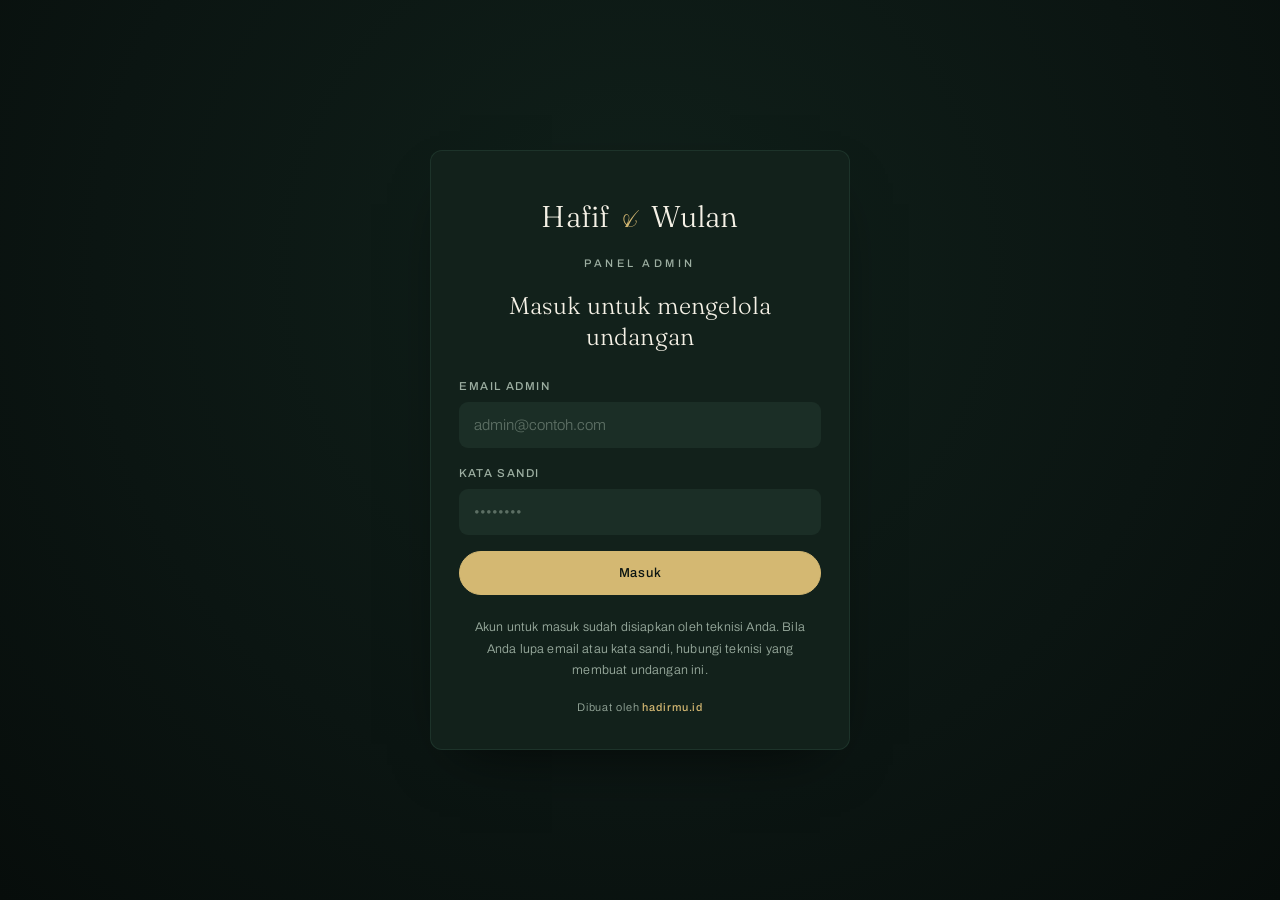
<file: admin.html>
<!DOCTYPE html>
<html lang="id">
<head>
<meta charset="UTF-8">
<meta name="viewport" content="width=device-width, initial-scale=1">
<meta name="robots" content="noindex, nofollow">
<title>Panel Admin — Undangan</title>
<link rel="preconnect" href="https://fonts.googleapis.com">
<link rel="preconnect" href="https://fonts.gstatic.com" crossorigin>
<link href="https://fonts.googleapis.com/css2?family=Fraunces:ital,opsz,wght@0,9..144,300;0,9..144,400;0,9..144,600;1,9..144,300;1,9..144,400&family=Archivo:wght@300;400;500;600&family=Pinyon+Script&display=swap" rel="stylesheet">
<link rel="stylesheet" href="css/admin.css">
</head>
<body>

<!-- ============ SKIP LINK ============ -->
<a class="skip-link" href="#mainContent">Lompat ke konten</a>

<!-- ================================================================
     STATUS BAR (aria-live) — pesan sukses/gagal global
     ================================================================ -->
<div id="statusBar" class="statusbar" role="status" aria-live="polite" hidden>
  <span id="statusText"></span>
  <button type="button" id="statusClose" class="statusbar__close" aria-label="Tutup pesan">&times;</button>
</div>

<!-- ================================================================
     TAMPILAN LOGIN
     ================================================================ -->
<section id="loginView" class="login" aria-labelledby="loginTitle">
  <div class="login__card">
    <p class="brand-mark" id="brandMark"><span class="brand-groom"></span> <span class="brand-amp">&amp;</span> <span class="brand-bride"></span></p>
    <p class="eyebrow">Panel Admin</p>
    <h1 id="loginTitle" class="login__title">Masuk untuk mengelola undangan</h1>

    <!-- Peringatan bila Supabase belum dikonfigurasi -->
    <div id="setupNotice" class="notice notice--warn" hidden>
      <strong>Panel belum siap dipakai.</strong>
      <p>Penyimpanan online belum diatur, jadi Anda belum bisa masuk. Mintalah teknisi yang menyiapkan undangan ini untuk mengaktifkannya terlebih dahulu. Sementara itu, undangan tetap tampil normal untuk tamu memakai data bawaan.</p>
    </div>

    <form id="loginForm" class="login__form" novalidate>
      <div class="field">
        <label for="loginEmail">Email admin</label>
        <input type="email" id="loginEmail" name="email" autocomplete="username"
               inputmode="email" placeholder="admin@contoh.com" required>
      </div>
      <div class="field">
        <label for="loginPassword">Kata sandi</label>
        <input type="password" id="loginPassword" name="password"
               autocomplete="current-password" placeholder="••••••••" required>
      </div>
      <p id="loginError" class="field-error" role="alert" hidden></p>
      <button type="submit" id="loginSubmit" class="btn btn--solid btn--block">Masuk</button>
    </form>

    <p class="login__hint">
      Akun untuk masuk sudah disiapkan oleh teknisi Anda. Bila Anda lupa email atau
      kata sandi, hubungi teknisi yang membuat undangan ini.
    </p>
    <p class="login__vendor">Dibuat oleh <a href="https://hadirmu.id" target="_blank" rel="noopener">hadirmu.id</a></p>
  </div>
</section>

<!-- ================================================================
     APLIKASI (setelah login)
     ================================================================ -->
<div id="appView" hidden>

  <header class="topbar">
    <div class="topbar__inner">
      <p class="topbar__brand" id="topbarBrand"><span class="brand-groom"></span> <span class="brand-amp">&amp;</span> <span class="brand-bride"></span> <span class="topbar__tag">Admin</span></p>
      <div class="topbar__actions">
        <span id="userBadge" class="topbar__user" aria-live="polite"></span>
        <button type="button" id="logoutBtn" class="btn btn--ghost btn--sm">Keluar</button>
      </div>
    </div>
    <nav class="tabs" role="tablist" aria-label="Bagian panel admin">
      <button type="button" class="tab is-active" id="tabEditorBtn"
              role="tab" aria-selected="true" aria-controls="editorTab">Isi Undangan</button>
      <button type="button" class="tab" id="tabRsvpBtn"
              role="tab" aria-selected="false" aria-controls="rsvpTab">Daftar Kehadiran</button>
      <button type="button" class="tab" id="tabShareBtn"
              role="tab" aria-selected="false" aria-controls="shareTab">Bagikan ke Tamu</button>
    </nav>
  </header>

  <main id="mainContent" class="wrap">

    <!-- ============ TAB: EDITOR ============ -->
    <section id="editorTab" role="tabpanel" aria-labelledby="tabEditorBtn" tabindex="-1">

      <div class="toolbar">
        <div class="toolbar__info">
          <span id="sourceBadge" class="source-badge">Memuat…</span>
          <span class="toolbar__hint">Ubah isi undangan lalu tekan Simpan Perubahan. Tekan Lihat Undangan Dulu untuk mengintip hasilnya sebelum menyimpan.</span>
        </div>
        <div class="toolbar__buttons">
          <button type="button" id="reloadBtn" class="btn btn--ghost btn--sm">Ambil Data Terbaru</button>
          <button type="button" id="previewBtn" class="btn btn--ghost btn--sm">Lihat Undangan Dulu</button>
          <button type="button" id="saveBtn" class="btn btn--solid btn--sm">Simpan Perubahan</button>
        </div>
      </div>

      <form id="editorForm" novalidate>

        <!-- MEMPELAI PRIA -->
        <fieldset class="card">
          <legend class="card__title">Mempelai Pria</legend>
          <div class="grid grid--2">
            <div class="field">
              <label for="gName">Nama lengkap</label>
              <input type="text" id="gName" data-path="groom.name">
            </div>
            <div class="field">
              <label for="gShort">Nama panggilan</label>
              <input type="text" id="gShort" data-path="groom.shortName">
            </div>
          </div>
          <div class="field">
            <label for="gParents">Orang tua</label>
            <input type="text" id="gParents" data-path="groom.parents">
          </div>
        </fieldset>

        <!-- MEMPELAI WANITA -->
        <fieldset class="card">
          <legend class="card__title">Mempelai Wanita</legend>
          <div class="grid grid--2">
            <div class="field">
              <label for="bName">Nama lengkap</label>
              <input type="text" id="bName" data-path="bride.name">
            </div>
            <div class="field">
              <label for="bShort">Nama panggilan</label>
              <input type="text" id="bShort" data-path="bride.shortName">
            </div>
          </div>
          <div class="field">
            <label for="bParents">Orang tua</label>
            <input type="text" id="bParents" data-path="bride.parents">
          </div>
        </fieldset>

        <!-- TANGGAL -->
        <fieldset class="card">
          <legend class="card__title">Tanggal Pernikahan</legend>
          <div class="grid grid--2">
            <div class="field">
              <label for="dDisplay">Tanggal (tulisan lengkap yang tampil)</label>
              <input type="text" id="dDisplay" data-path="date.display" placeholder="Sabtu, 12 Desember 2026">
            </div>
            <div class="field">
              <label for="dNumeric">Tanggal singkat (angka)</label>
              <input type="text" id="dNumeric" data-path="date.numeric" placeholder="12 . 12 . 2026">
            </div>
          </div>
          <div class="field">
            <label for="dIso">Tanggal &amp; jam akad nikah (untuk hitung mundur di undangan)</label>
            <input type="datetime-local" id="dIso">
            <p class="field-help">Waktu acara dalam zona WIB. Angka hitung mundur di undangan dihitung dari sini.</p>
          </div>
        </fieldset>

        <!-- ACARA (array) -->
        <fieldset class="card">
          <legend class="card__title">Rangkaian Acara</legend>
          <p class="field-help">Contoh: Akad Nikah, Resepsi. Kolom dresscode boleh dikosongkan.</p>
          <div id="eventsList" class="repeater"></div>
          <button type="button" id="addEventBtn" class="btn btn--dashed btn--block">+ Tambah acara</button>
        </fieldset>

        <!-- VENUE -->
        <fieldset class="card">
          <legend class="card__title">Lokasi</legend>
          <div class="field">
            <label for="vName">Nama tempat</label>
            <input type="text" id="vName" data-path="venue.name">
          </div>
          <div class="field">
            <label for="vAddress">Alamat</label>
            <input type="text" id="vAddress" data-path="venue.address">
          </div>
          <div class="field">
            <label for="vMaps">Tautan Google Maps</label>
            <input type="url" id="vMaps" data-path="venue.maps" placeholder="https://maps.google.com/...">
            <p class="field-help">Tempel tautan yang muncul saat Anda menekan tombol Bagikan di aplikasi Google Maps (pilih titik lokasi yang sudah pasti). Selama nama tempat dan alamat masih berupa contoh bawaan, tombol lokasi belum ditampilkan kepada tamu.</p>
          </div>
        </fieldset>

        <!-- CALENDAR -->
        <fieldset class="card">
          <legend class="card__title">Tombol "Simpan ke Kalender" <span class="card__tag">Opsional</span></legend>
          <p class="field-help">Mengatur tombol tambah-ke-kalender yang muncul di undangan. Boleh dibiarkan apa adanya.</p>
          <div class="field">
            <label for="cTitle">Judul di kalender</label>
            <input type="text" id="cTitle" data-path="calendar.title">
          </div>
          <div class="grid grid--2">
            <div class="field">
              <label for="cStartLocal">Jam mulai acara</label>
              <input type="datetime-local" id="cStartLocal">
              <p class="field-help">Zona WIB. Otomatis mengikuti tanggal hitung mundur bila dibiarkan kosong.</p>
            </div>
            <div class="field">
              <label for="cEndLocal">Jam selesai acara</label>
              <input type="datetime-local" id="cEndLocal">
              <p class="field-help">Zona WIB.</p>
            </div>
          </div>
          <div class="field">
            <label for="cDetails">Keterangan</label>
            <textarea id="cDetails" data-path="calendar.details" rows="3"></textarea>
          </div>
          <div class="field">
            <label for="cLocation">Alamat di kalender</label>
            <input type="text" id="cLocation" data-path="calendar.location">
          </div>
        </fieldset>

        <!-- QUOTE -->
        <fieldset class="card">
          <legend class="card__title">Kutipan</legend>
          <div class="field">
            <label for="qText">Teks kutipan</label>
            <textarea id="qText" data-path="quote.text" rows="4"></textarea>
          </div>
          <div class="field">
            <label for="qSource">Sumber</label>
            <input type="text" id="qSource" data-path="quote.source" placeholder="— QS. Ar-Rum: 21">
          </div>
        </fieldset>

        <!-- FOTO MEMPELAI & COVER -->
        <fieldset class="card">
          <legend class="card__title">Foto Mempelai &amp; Cover <span class="card__tag">Opsional</span></legend>
          <p class="field-help">Unggah foto (maks. 3 MB) atau tempel tautan gambar. Bila dikosongkan, undangan memakai ilustrasi bawaan. Foto tersimpan online setelah Anda menekan Simpan Perubahan.</p>

          <div class="photo-slot" data-photo-slot="groom">
            <label class="photo-slot__label" for="photoGroomUrl">Foto Mempelai Pria</label>
            <div class="photo-slot__body">
              <img class="photo-preview" data-photo-preview alt="Pratinjau foto mempelai pria" hidden>
              <div class="photo-slot__controls">
                <input type="url" id="photoGroomUrl" data-photo-url placeholder="https://… atau tekan Unggah Foto">
                <div class="photo-slot__actions">
                  <button type="button" class="btn btn--ghost btn--sm" data-photo-upload>Unggah Foto</button>
                  <input type="file" accept="image/*" data-photo-input hidden tabindex="-1" aria-hidden="true">
                  <span class="photo-slot__status" data-photo-status role="status" aria-live="polite"></span>
                </div>
              </div>
            </div>
          </div>

          <div class="photo-slot" data-photo-slot="bride">
            <label class="photo-slot__label" for="photoBrideUrl">Foto Mempelai Wanita</label>
            <div class="photo-slot__body">
              <img class="photo-preview" data-photo-preview alt="Pratinjau foto mempelai wanita" hidden>
              <div class="photo-slot__controls">
                <input type="url" id="photoBrideUrl" data-photo-url placeholder="https://… atau tekan Unggah Foto">
                <div class="photo-slot__actions">
                  <button type="button" class="btn btn--ghost btn--sm" data-photo-upload>Unggah Foto</button>
                  <input type="file" accept="image/*" data-photo-input hidden tabindex="-1" aria-hidden="true">
                  <span class="photo-slot__status" data-photo-status role="status" aria-live="polite"></span>
                </div>
              </div>
            </div>
          </div>

          <div class="photo-slot" data-photo-slot="cover">
            <label class="photo-slot__label" for="photoCoverUrl">Foto Cover / Sampul</label>
            <div class="photo-slot__body">
              <img class="photo-preview" data-photo-preview alt="Pratinjau foto cover" hidden>
              <div class="photo-slot__controls">
                <input type="url" id="photoCoverUrl" data-photo-url placeholder="https://… atau tekan Unggah Foto">
                <div class="photo-slot__actions">
                  <button type="button" class="btn btn--ghost btn--sm" data-photo-upload>Unggah Foto</button>
                  <input type="file" accept="image/*" data-photo-input hidden tabindex="-1" aria-hidden="true">
                  <span class="photo-slot__status" data-photo-status role="status" aria-live="polite"></span>
                </div>
              </div>
            </div>
          </div>
        </fieldset>

        <!-- GALERI FOTO (array) -->
        <fieldset class="card">
          <legend class="card__title">Galeri Foto <span class="card__tag">Opsional</span></legend>
          <p class="field-help">Foto-foto ini akan tampil di bagian Galeri undangan. Unggah foto (maks. 3 MB) atau tempel tautan gambar. Bila kosong, bagian Galeri memakai ornamen bawaan.</p>
          <div id="galleryList" class="repeater"></div>
          <button type="button" id="addGalleryBtn" class="btn btn--dashed btn--block">+ Tambah foto</button>
        </fieldset>

        <!-- MUSIK LATAR -->
        <fieldset class="card">
          <legend class="card__title">Musik Latar <span class="card__tag">Opsional</span></legend>
          <p class="field-help">Musik lembut yang diputar saat tamu membuka undangan. Bila dikosongkan, undangan memakai nada instrumen lembut bawaan. Disarankan berkas MP3 dengan ukuran wajar (maks. 12 MB) agar cepat dimuat. Lagu tersimpan online setelah Anda menekan Simpan Perubahan.</p>

          <div class="music-slot" data-music-slot>
            <div class="field">
              <label for="musicUrl">Tautan lagu</label>
              <input type="url" id="musicUrl" data-music-url placeholder="https://… atau tekan Unggah Lagu">
            </div>
            <div class="photo-slot__actions">
              <button type="button" class="btn btn--ghost btn--sm" data-music-upload>Unggah Lagu</button>
              <input type="file" accept="audio/*" id="musicFile" data-music-input hidden tabindex="-1" aria-hidden="true">
              <span class="photo-slot__status" data-music-status role="status" aria-live="polite"></span>
            </div>
            <audio class="music-preview" data-music-preview controls preload="none" hidden>
              Peramban Anda tidak mendukung pemutar audio.
            </audio>
          </div>

          <div class="field">
            <label for="musicVolume">Volume musik</label>
            <div class="music-volume__row">
              <input type="range" id="musicVolume" min="0" max="100" step="1" value="70"
                     aria-describedby="musicVolumeVal" aria-valuetext="70%">
              <output class="music-volume__val" id="musicVolumeVal" for="musicVolume">70%</output>
            </div>
            <p class="field-help">Ini volume awal saat undangan dibuka tamu; tamu tetap bisa mengaturnya sendiri. Pengaturan ini tidak memengaruhi pemutar pratinjau audio di atas (pratinjau memakai volume perangkat Anda).</p>
          </div>

          <div class="music-autoplay">
            <label class="check" for="musicAutoplay">
              <input type="checkbox" id="musicAutoplay" checked>
              <span>Putar musik otomatis saat undangan dibuka</span>
            </label>
            <p class="field-help">Bila dimatikan, tamu tetap bisa memutar musik sendiri lewat tombol musik di undangan. Perangkat yang mengaktifkan mode "kurangi gerakan/animasi" tetap tidak memutar otomatis demi kenyamanan.</p>
          </div>
        </fieldset>

        <!-- KISAH / PERJALANAN (array) -->
        <fieldset class="card">
          <legend class="card__title">Kisah / Perjalanan</legend>
          <p class="field-help">Kisah perjalanan Anda berdua yang tampil di bagian Perjalanan undangan. Umumnya 4 bab (mis. Pertama Bertemu, Menjadi Sahabat, Lamaran, Menikah). Boleh ditambah, diedit, atau dikurangi.</p>
          <div id="storyList" class="repeater"></div>
          <button type="button" id="addStoryBtn" class="btn btn--dashed btn--block">+ Tambah bab</button>
        </fieldset>

        <!-- UMUM -->
        <fieldset class="card">
          <legend class="card__title">Pengaturan Umum</legend>
          <div class="grid grid--2">
            <div class="field">
              <label for="guestFallback">Sapaan tamu bawaan</label>
              <input type="text" id="guestFallback" data-path="guestFallback" placeholder="Tamu Undangan">
            </div>
            <div class="field">
              <label for="waNumber">Nomor WhatsApp untuk konfirmasi kehadiran</label>
              <input type="text" id="waNumber" data-path="rsvp.whatsapp" inputmode="numeric"
                     placeholder="6281234567890">
              <p class="field-help">Format internasional tanpa tanda +. Kosongkan bila tidak dipakai.</p>
            </div>
          </div>
        </fieldset>

        <!-- ACCOUNTS (array) -->
        <fieldset class="card">
          <legend class="card__title">Amplop Digital (Rekening)</legend>
          <p class="field-help">Selama nomor rekening masih berupa contoh bawaan (1234567890 / 081234567890), bagian Amplop Digital belum ditampilkan kepada tamu. Isi dengan nomor asli agar muncul di undangan.</p>
          <div id="accountsList" class="repeater"></div>
          <button type="button" id="addAccountBtn" class="btn btn--dashed btn--block">+ Tambah rekening</button>
        </fieldset>

        <!-- SEED WISHES (array) -->
        <fieldset class="card">
          <legend class="card__title">Contoh Ucapan</legend>
          <p class="field-help">Ucapan contoh yang tampil sebelum ada tamu mengisi. Boleh diedit atau dihapus.</p>
          <div id="wishesList" class="repeater"></div>
          <button type="button" id="addWishBtn" class="btn btn--dashed btn--block">+ Tambah ucapan</button>
        </fieldset>

      </form>

      <div class="toolbar toolbar--bottom">
        <div class="toolbar__buttons">
          <button type="button" id="previewBtn2" class="btn btn--ghost">Lihat Undangan Dulu</button>
          <button type="button" id="saveBtn2" class="btn btn--solid">Simpan Perubahan</button>
        </div>
      </div>
    </section>

    <!-- ============ TAB: RSVP ============ -->
    <section id="rsvpTab" role="tabpanel" aria-labelledby="tabRsvpBtn" tabindex="-1" hidden>

      <div class="toolbar">
        <div class="toolbar__info">
          <span class="toolbar__hint">Data kehadiran yang dikirim tamu melalui halaman undangan.</span>
        </div>
        <div class="toolbar__buttons">
          <button type="button" id="rsvpReloadBtn" class="btn btn--ghost btn--sm">Ambil Data Terbaru</button>
          <button type="button" id="rsvpCsvBtn" class="btn btn--solid btn--sm">Unduh Daftar (Excel)</button>
        </div>
      </div>

      <div id="rsvpSummary" class="summary" hidden>
        <div class="summary__item">
          <span class="summary__num" id="sumEntries">0</span>
          <span class="summary__label">Total Balasan</span>
        </div>
        <div class="summary__item">
          <span class="summary__num" id="sumAttend">0</span>
          <span class="summary__label">Menyatakan Hadir</span>
        </div>
        <div class="summary__item">
          <span class="summary__num" id="sumGuests">0</span>
          <span class="summary__label">Total Tamu (Hadir)</span>
        </div>
      </div>

      <p id="rsvpEmpty" class="empty-state" hidden>Belum ada data kehadiran.</p>
      <p id="rsvpLoading" class="empty-state">Memuat data…</p>

      <div class="table-scroll">
        <table id="rsvpTable" class="table" hidden>
          <thead>
            <tr>
              <th scope="col">Nama</th>
              <th scope="col">Kehadiran</th>
              <th scope="col">Jumlah</th>
              <th scope="col">Pesan</th>
              <th scope="col">Waktu</th>
            </tr>
          </thead>
          <tbody id="rsvpBody"></tbody>
        </table>
      </div>
    </section>

    <!-- ============ TAB: BAGIKAN KE TAMU ============ -->
    <section id="shareTab" role="tabpanel" aria-labelledby="tabShareBtn" tabindex="-1" hidden>

      <div class="toolbar">
        <div class="toolbar__info">
          <span class="toolbar__hint">Tempel daftar nama tamu, lalu panel membuatkan tautan undangan pribadi untuk tiap tamu. Nama tamu akan muncul di sampul undangannya.</span>
        </div>
      </div>

      <fieldset class="card">
        <legend class="card__title">Buat Tautan Undangan</legend>

        <div class="field">
          <label for="shareBaseUrl">Alamat website undangan</label>
          <input type="url" id="shareBaseUrl" placeholder="https://contoh.com/index.html">
          <p class="field-help">Terisi otomatis. Ubah hanya bila undangan Anda dibuka dari alamat lain.</p>
        </div>

        <div class="field">
          <label for="guestNames">Tempel daftar nama tamu (satu nama per baris)</label>
          <textarea id="guestNames" rows="6"
                    placeholder="Bapak Budi &#38; Ibu Ani&#10;Keluarga Bapak Santoso&#10;Saudara Rizky"></textarea>
        </div>

        <div class="field">
          <label for="waTemplate">Template pesan WhatsApp</label>
          <textarea id="waTemplate" rows="9"></textarea>
          <p class="field-help">Tulisan <code>{nama}</code> dan <code>{link}</code> akan otomatis diganti dengan nama tamu dan tautan undangannya.</p>
        </div>

        <button type="button" id="genLinksBtn" class="btn btn--solid btn--block">Buat Tautan</button>
      </fieldset>

      <div id="linksResult" hidden>
        <div class="share-result__head">
          <span class="share-result__count" id="linksCount"></span>
          <div class="share-result__bulk">
            <button type="button" id="copyAllBtn" class="btn btn--ghost btn--sm">Salin Semua Tautan</button>
            <button type="button" id="linksCsvBtn" class="btn btn--solid btn--sm">Unduh Daftar (Excel)</button>
          </div>
        </div>
        <div id="linkList" class="link-list"></div>
      </div>

    </section>

  </main>

  <footer class="foot">
    <p class="foot-brand-line">Undangan digital oleh <a class="foot-brand" href="https://hadirmu.id" target="_blank" rel="noopener">hadirmu.id</a></p>
    <p>Panel pengelola undangan — perubahan tersimpan aman secara online.</p>
  </footer>
</div>

<!-- ============ TEMPLATE BARIS ARRAY ============ -->
<template id="tplEvent">
  <div class="repeater__row" data-row="event">
    <div class="repeater__head">
      <span class="repeater__idx"></span>
      <button type="button" class="row-del" data-del aria-label="Hapus acara">Hapus</button>
    </div>
    <div class="grid grid--2">
      <div class="field">
        <label>Nama acara</label>
        <input type="text" data-field="name" placeholder="Akad Nikah">
      </div>
      <div class="field">
        <label>Waktu</label>
        <input type="text" data-field="time" placeholder="08.00 – 10.00 WIB">
      </div>
    </div>
    <div class="field">
      <label>Dresscode (opsional)</label>
      <input type="text" data-field="dresscode" placeholder="Black Tie · Nuansa Emerald">
    </div>
  </div>
</template>

<template id="tplAccount">
  <div class="repeater__row" data-row="account">
    <div class="repeater__head">
      <span class="repeater__idx"></span>
      <button type="button" class="row-del" data-del aria-label="Hapus rekening">Hapus</button>
    </div>
    <div class="grid grid--2">
      <div class="field">
        <label>Bank / Layanan</label>
        <input type="text" data-field="bank" placeholder="BCA">
      </div>
      <div class="field">
        <label>Nomor (angka murni)</label>
        <input type="text" data-field="number" class="mono" inputmode="numeric" placeholder="1234567890">
      </div>
    </div>
    <div class="grid grid--2">
      <div class="field">
        <label>Tampilan nomor</label>
        <input type="text" data-field="display" class="mono" placeholder="1234 5678 90">
      </div>
      <div class="field">
        <label>Atas nama</label>
        <input type="text" data-field="holder" placeholder="a.n. Muhammad Hafif Maulana">
      </div>
    </div>
  </div>
</template>

<template id="tplWish">
  <div class="repeater__row" data-row="wish">
    <div class="repeater__head">
      <span class="repeater__idx"></span>
      <button type="button" class="row-del" data-del aria-label="Hapus ucapan">Hapus</button>
    </div>
    <div class="grid grid--3">
      <div class="field">
        <label>Nama</label>
        <input type="text" data-field="name" placeholder="Rizky Ananda">
      </div>
      <div class="field">
        <label>Kehadiran</label>
        <input type="text" data-field="attendance" placeholder="Hadir">
      </div>
      <div class="field">
        <label>Jumlah tamu</label>
        <input type="number" data-field="guests" min="0" max="20" step="1" placeholder="2">
      </div>
    </div>
    <div class="field">
      <label>Pesan</label>
      <textarea data-field="message" rows="2" placeholder="Selamat menempuh hidup baru…"></textarea>
    </div>
    <!-- hoursAgo teknis: disembunyikan dari mempelai; nilainya tetap terjaga
         dari data lama (lihat collectWishes di admin.js). -->
    <input type="hidden" data-field="hoursAgo">
  </div>
</template>

<template id="tplGallery">
  <div class="repeater__row" data-row="gallery">
    <div class="repeater__head">
      <span class="repeater__idx"></span>
      <button type="button" class="row-del" data-del aria-label="Hapus foto">Hapus</button>
    </div>
    <div class="photo-slot__body">
      <img class="photo-preview" data-photo-preview alt="Pratinjau foto galeri" hidden>
      <div class="photo-slot__controls">
        <div class="field">
          <label>Tautan foto</label>
          <input type="url" data-photo-url placeholder="https://… atau tekan Unggah Foto">
        </div>
        <div class="photo-slot__actions">
          <button type="button" class="btn btn--ghost btn--sm" data-photo-upload>Unggah Foto</button>
          <input type="file" accept="image/*" data-photo-input hidden tabindex="-1" aria-hidden="true">
          <span class="photo-slot__status" data-photo-status role="status" aria-live="polite"></span>
        </div>
      </div>
    </div>
  </div>
</template>

<template id="tplStory">
  <div class="repeater__row" data-row="story">
    <div class="repeater__head">
      <span class="repeater__idx"></span>
      <button type="button" class="row-del" data-del aria-label="Hapus bab">Hapus</button>
    </div>
    <div class="grid grid--2">
      <div class="field">
        <label>Tahun / Label</label>
        <input type="text" data-field="year" placeholder="2019 — Bab Pertama">
      </div>
      <div class="field">
        <label>Judul</label>
        <input type="text" data-field="title" placeholder="Pertama Bertemu">
      </div>
    </div>
    <div class="field">
      <label>Cerita</label>
      <textarea data-field="text" rows="3" placeholder="Ceritakan momen ini dengan hangat…"></textarea>
    </div>
  </div>
</template>

<script src="js/config.js"></script>
<script src="js/supabase-config.js"></script>
<script src="js/api.js"></script>
<script src="js/admin.js"></script>
</body>
</html>
</file>
<file: css/style.css>
/* ============ RESET & TOKENS ============ */
*, *::before, *::after { box-sizing: border-box; margin: 0; padding: 0; }

:root {
  --bg:        #0B1512;
  --surface:   #12211B;
  --surface-2: #1B2E26;
  --gold:      #D4B872;
  --gold-deep: #A8873F;
  --ink:       #F5F1E6;
  --muted:     #9DAFA2;
  --on-gold:   #0B1512;
  --ease-door: cubic-bezier(0.77, 0, 0.18, 1);
}

html { scroll-behavior: smooth; }

body {
  background: var(--bg);
  color: var(--ink);
  font-family: 'Archivo', Arial, sans-serif;
  font-weight: 300;
  letter-spacing: 0.02em;
  line-height: 1.75;
  overflow-x: hidden;
  -webkit-font-smoothing: antialiased;
}
body.is-locked { overflow: hidden; height: 100vh; }

img, svg { max-width: 100%; }
a { color: var(--gold); }

:focus-visible {
  outline: 2px solid var(--gold);
  outline-offset: 3px;
  border-radius: 2px;
}

.sr-only {
  position: absolute; width: 1px; height: 1px;
  padding: 0; margin: -1px; overflow: hidden;
  clip: rect(0 0 0 0); white-space: nowrap; border: 0;
}

/* ============ TYPO UTILITIES ============ */
.eyebrow {
  font-family: 'Archivo', Arial, sans-serif;
  font-weight: 500;
  font-size: 12px;
  text-transform: uppercase;
  letter-spacing: 0.35em;
  color: var(--muted);
}
.display { font-family: 'Fraunces', Georgia, serif; font-weight: 300; }
.script  { font-family: 'Pinyon Script', cursive; font-weight: 400; }
.arabic  {
  font-family: 'Amiri', Georgia, serif;
  font-weight: 700;
  font-size: 26px;
  color: var(--gold);
  line-height: 2;
  direction: rtl;
}

/* ============ LAYOUT ============ */
main { display: block; }
.section {
  position: relative;
  overflow: hidden;
  padding: 76px 24px;
}
.container { max-width: 480px; margin: 0 auto; position: relative; }
.center { text-align: center; }

.ghost {
  position: absolute;
  top: 8px; right: -4px;
  font-family: 'Fraunces', Georgia, serif;
  font-weight: 600;
  font-size: 120px;
  line-height: 1;
  color: var(--gold);
  opacity: 0.06;
  pointer-events: none;
  user-select: none;
  z-index: 0;
}
.sec-head { position: relative; z-index: 1; margin-bottom: 40px; }
.sec-head .eyebrow { margin-bottom: 14px; }
.sec-head h2 {
  font-family: 'Fraunces', Georgia, serif;
  font-weight: 300;
  font-size: clamp(30px, 8vw, 38px);
  line-height: 1.2;
  color: var(--ink);
}

.divider-wrap { display: flex; justify-content: center; margin: 28px auto; }
.divider-wrap svg { width: 120px; height: 12px; color: var(--gold); }

/* ============ BUTTONS ============ */
.btn {
  position: relative;
  display: inline-flex;
  align-items: center;
  justify-content: center;
  gap: 10px;
  min-height: 48px;
  padding: 12px 26px;
  border-radius: 999px;
  border: 1px solid var(--gold);
  background: transparent;
  color: var(--gold);
  font-family: 'Archivo', Arial, sans-serif;
  font-weight: 500;
  font-size: 12px;
  text-transform: uppercase;
  letter-spacing: 0.2em;
  text-decoration: none;
  cursor: pointer;
  overflow: hidden;
  transition: color 0.4s ease, transform 0.15s ease, border-color 0.4s ease;
}
.btn::before {
  content: '';
  position: absolute;
  inset: 0;
  background: var(--gold);
  transform: scaleX(0);
  transform-origin: left center;
  transition: transform 0.4s var(--ease-door);
  z-index: 0;
}
.btn::after {
  content: '';
  position: absolute;
  top: 0; bottom: 0; left: -60%;
  width: 40%;
  background: linear-gradient(120deg, transparent, rgba(245,241,230,0.28), transparent);
  transform: skewX(-18deg);
  z-index: 1;
  transition: left 0.6s ease;
  pointer-events: none;
}
.btn > * { position: relative; z-index: 2; }
.btn:hover::before, .btn:focus-visible::before { transform: scaleX(1); }
.btn:hover, .btn:focus-visible { color: var(--on-gold); }
.btn:hover::after, .btn:focus-visible::after { left: 120%; }
.btn:active { transform: scale(0.97); }
.btn svg { width: 18px; height: 18px; flex: 0 0 auto; }

.btn--solid { background: var(--gold); color: var(--on-gold); }
.btn--solid::before { background: var(--gold-deep); }
.btn--solid:hover, .btn--solid:focus-visible { color: var(--on-gold); border-color: var(--gold-deep); }

.btn--dark {
  border-color: var(--on-gold);
  color: var(--on-gold);
  background: transparent;
}
.btn--dark::before { background: var(--on-gold); }
.btn--dark:hover, .btn--dark:focus-visible { color: var(--gold); }

/* ============ COVER OVERLAY ============ */
.cover {
  position: fixed;
  inset: 0;
  z-index: 100;
  display: flex;
}
.cover-panel {
  flex: 0 0 50%;
  overflow: hidden;
  position: relative;
  transition: transform 0.9s var(--ease-door);
}
.cover-inner {
  position: absolute;
  top: 0; left: 0;
  width: 100vw;
  height: 100%;
  background:
  radial-gradient(ellipse at 50% 40%, #10201A 0%, #0B1512 55%, #070D0B 100%);
  display: flex;
  flex-direction: column;
  align-items: center;
  justify-content: flex-start;
  overflow-y: auto;
  padding: 56px 32px;
  text-align: center;
}
/* Centering aman-overflow: margin auto runtuh jadi 0 saat konten melebihi tinggi,
sehingga tombol "Buka Undangan" selalu terjangkau via scroll di viewport pendek */
.cover-inner::before, .cover-inner::after { content: ''; flex: 0 0 auto; }
.cover-inner::before { margin-top: auto; }
.cover-inner::after  { margin-bottom: auto; }
@media (max-height: 640px) {
  .cover-inner { padding: 28px 32px; }
  .cover-mono { width: 48px; height: 48px; margin-bottom: 16px; }
  .cover-vline { height: 28px; margin: 14px auto; }
  .guest-chip { margin-bottom: 20px; }
  .cover-names .name { font-size: clamp(44px, 12vw, 84px); }
}
.cover-panel--right .cover-inner { left: auto; right: 0; }
.cover.is-open .cover-panel--left  { transform: translateX(-100%); }
.cover.is-open .cover-panel--right { transform: translateX(100%); }

.cover-frame {
  position: absolute;
  inset: 16px;
  width: calc(100% - 32px);
  height: calc(100% - 32px);
  pointer-events: none;
}
.cover-frame rect {
  stroke-dasharray: 1;
  stroke-dashoffset: 1;
  animation: drawIn 2.2s ease-out 0.15s forwards;
}
.cover-corner {
  position: absolute;
  width: 24px; height: 24px;
  color: var(--gold);
  pointer-events: none;
}
.cover-corner--tl { top: 10px;  left: 10px; }
.cover-corner--tr { top: 10px;  right: 10px; transform: rotate(90deg); }
.cover-corner--br { bottom: 10px; right: 10px; transform: rotate(180deg); }
.cover-corner--bl { bottom: 10px; left: 10px; transform: rotate(270deg); }

.cover-mono {
  width: 72px; height: 72px;
  color: var(--gold);
  margin-bottom: 26px;
  stroke-dasharray: 1;
  stroke-dashoffset: 1;
  animation: drawIn 2.2s ease-out 0.3s forwards;
}

@keyframes drawIn { to { stroke-dashoffset: 0; } }

.cover-fade {
  opacity: 0;
  transform: translateY(14px);
  animation: coverFade 0.9s ease-out forwards;
}
.cf-1 { animation-delay: 1.5s; }
.cf-2 { animation-delay: 1.62s; }
.cf-3 { animation-delay: 1.74s; }
.cf-4 { animation-delay: 1.86s; }
.cf-5 { animation-delay: 1.98s; }
.cf-6 { animation-delay: 2.1s; }
@keyframes coverFade { to { opacity: 1; transform: none; } }

.cover-names {
  position: relative;
  margin: 16px 0 14px;
  line-height: 1.02;
}
.cover-names .name {
  display: block;
  font-family: 'Fraunces', Georgia, serif;
  font-weight: 300;
  font-size: clamp(58px, 16vw, 104px);
  color: var(--ink);
}
.cover-names .name--bride { font-style: italic; }
.cover-amp {
  position: absolute;
  left: 50%;
  top: 50%;
  transform: translate(-50%, -54%);
  font-family: 'Pinyon Script', cursive;
  font-size: clamp(74px, 21vw, 140px);
  color: var(--gold);
  z-index: 2;
  pointer-events: none;
  line-height: 1;
}
.cover-date { font-size: 14px; font-weight: 400; color: var(--muted); letter-spacing: 0.08em; }
.cover-vline {
  width: 1px; height: 48px;
  background: var(--gold);
  opacity: 0.7;
  margin: 22px auto;
}

.guest-chip {
  position: relative;
  background: var(--surface-2);
  border: 1px solid var(--gold);
  padding: 16px 34px 18px;
  margin-bottom: 30px;
  max-width: 320px;
}
.guest-chip .chip-corner {
  position: absolute;
  width: 12px; height: 12px;
  color: var(--gold);
}
.chip-corner--tl { top: 3px; left: 3px; }
.chip-corner--tr { top: 3px; right: 3px; transform: rotate(90deg); }
.chip-corner--br { bottom: 3px; right: 3px; transform: rotate(180deg); }
.chip-corner--bl { bottom: 3px; left: 3px; transform: rotate(270deg); }
.guest-chip .chip-label { font-size: 12px; letter-spacing: 0.2em; text-transform: uppercase; color: var(--muted); font-weight: 400; }
.guest-chip .chip-name {
  font-family: 'Fraunces', Georgia, serif;
  font-weight: 400;
  font-size: 24px;
  line-height: 1.3;
  color: var(--gold);
  margin-top: 6px;
  overflow-wrap: anywhere;
}

/* ============ SPARKLES ============ */
.spark {
  position: absolute;
  color: var(--gold);
  pointer-events: none;
}

/* ============ HERO (No. I) ============ */
.hero {
  min-height: 100svh;
  display: flex;
  flex-direction: column;
  justify-content: center;
  padding: 96px 0 0;
  background: radial-gradient(ellipse at 50% 40%, #10201A 0%, #0B1512 55%, #070D0B 100%);
}
.hero-content {
  position: relative;
  opacity: 0;
  transform: scale(1.05);
  transition: opacity 0.9s var(--ease-door), transform 0.9s var(--ease-door);
  padding: 0 16px;
}
body.is-opened .hero-content { opacity: 1; transform: scale(1); }

.hero-names {
  position: relative;
  text-align: center;
  line-height: 0.98;
  margin-bottom: 30px;
  font-weight: 300;
}
.hero-names .word {
  display: block;
  font-family: 'Fraunces', Georgia, serif;
  font-weight: 300;
  font-size: clamp(64px, 18vw, 120px);
  color: var(--ink);
  clip-path: inset(0 0 100% 0);
  transition: clip-path 1s var(--ease-door);
}
.hero-names .word--sarah { font-style: italic; }
body.is-opened .hero-names .word { clip-path: inset(0 0 -10% 0); }
body.is-opened .hero-names .word--andre { transition-delay: 0.35s; }
body.is-opened .hero-names .word--sarah { transition-delay: 0.47s; }
.hero-amp {
  position: absolute;
  left: 50%; top: 50%;
  transform: translate(-50%, -54%);
  font-family: 'Pinyon Script', cursive;
  font-size: clamp(84px, 24vw, 160px);
  color: var(--gold);
  z-index: 2;
  line-height: 1;
  pointer-events: none;
}
.hero-date-num {
  text-align: center;
  font-family: 'Fraunces', Georgia, serif;
  font-weight: 300;
  font-size: clamp(44px, 13vw, 80px);
  color: var(--gold);
  font-variant-numeric: tabular-nums;
  letter-spacing: 0.04em;
  line-height: 1.1;
}
.hero-sub {
  text-align: center;
  margin-top: 14px;
  font-size: 13px;
  color: var(--muted);
  letter-spacing: 0.3em;
  text-transform: uppercase;
  font-weight: 400;
}
.hero-scroll {
  display: flex; flex-direction: column; align-items: center;
  gap: 8px; margin-top: 44px; color: var(--muted);
  font-size: 12px; letter-spacing: 0.3em; text-transform: uppercase;
}
.hero-scroll::after {
  content: '';
  width: 1px; height: 42px;
  background: linear-gradient(var(--gold), transparent);
}

.marquee {
  margin-top: 56px;
  border-top: 1px solid var(--gold);
  border-bottom: 1px solid var(--gold);
  overflow: hidden;
  padding: 13px 0;
}
.marquee-track {
  display: flex;
  width: max-content;
  animation: marquee 40s linear infinite;
}
.marquee-track span {
  white-space: nowrap;
  font-size: 12px;
  font-weight: 400;
  text-transform: uppercase;
  letter-spacing: 0.3em;
  color: var(--muted);
  padding-right: 2em;
}
@keyframes marquee { to { transform: translateX(-50%); } }

/* ============ QUOTE (No. II) ============ */
.opening-para { color: var(--muted); font-size: 15px; margin-top: 20px; }
.salam-fraunces {
  font-family: 'Fraunces', Georgia, serif;
  font-style: italic;
  font-weight: 300;
  font-size: clamp(24px, 6.4vw, 30px);
  color: var(--ink);
  line-height: 1.45;
  margin-top: 18px;
}
.quote-block {
  position: relative;
  background: var(--surface-2);
  border-left: 2px solid var(--gold);
  padding: 26px 24px;
  margin-top: 40px;
  text-align: left;
}
.quote-block p {
  font-weight: 300;
  font-style: italic;
  font-size: 15px;
  color: var(--ink);
}
.quote-block cite {
  display: block;
  margin-top: 14px;
  font-style: normal;
  font-size: 12px;
  letter-spacing: 0.2em;
  text-transform: uppercase;
  color: var(--muted);
}
.olive-pair {
  display: flex;
  justify-content: center;
  gap: 18px;
  margin: 30px 0 0;
  color: var(--gold);
}
.olive-pair svg { width: 64px; height: 44px; }
.olive-pair svg:first-child { transform: scaleX(-1); }

/* ============ COUPLE (No. III) ============ */
.couple-card {
  position: relative;
  background: var(--surface);
  border: 1px solid var(--surface-2);
  padding: 44px 28px 40px;
  text-align: center;
}
.couple-card .card-corner {
  position: absolute; width: 20px; height: 20px; color: var(--gold);
}
.portrait { width: min(220px, 62%); margin: 0 auto 26px; display: block; }
.couple-name {
  font-family: 'Fraunces', Georgia, serif;
  font-style: italic;
  font-weight: 300;
  font-size: 32px;
  line-height: 1.25;
  color: var(--ink);
  margin-top: 14px;
}
.couple-parents { color: var(--muted); font-size: 14px; margin-top: 12px; }
.couple-amp {
  text-align: center;
  font-family: 'Pinyon Script', cursive;
  font-size: 96px;
  line-height: 1;
  color: var(--gold);
  margin: 34px 0;
}

/* ============ COUNTDOWN (No. IV) ============ */
.countdown-wrap { position: relative; }
.countdown {
  display: grid;
  grid-template-columns: repeat(4, 1fr);
  gap: 10px;
  margin-top: 8px;
}
@media (max-width: 359px) {
  .countdown { grid-template-columns: repeat(2, 1fr); }
}
.cd-box {
  background: var(--surface);
  border: 1px solid rgba(168, 135, 63, 0.5);
  padding: 20px 4px 16px;
  text-align: center;
}
.cd-num {
  display: block;
  font-family: 'Fraunces', Georgia, serif;
  font-weight: 600;
  font-size: clamp(30px, 8.5vw, 56px);
  line-height: 1;
  color: var(--gold);
  font-variant-numeric: tabular-nums;
}
.cd-num.tick { animation: tick 0.3s ease-out; }
@keyframes tick {
  0% { opacity: 0; transform: translateY(8px); }
  100% { opacity: 1; transform: translateY(0); }
}
.cd-label {
  display: block;
  margin-top: 10px;
  font-size: 12px;
  font-weight: 500;
  letter-spacing: 0.3em;
  text-transform: uppercase;
  color: var(--muted);
}
.cd-done {
  display: none;
  text-align: center;
  font-family: 'Fraunces', Georgia, serif;
  font-style: italic;
  font-size: 26px;
  color: var(--gold);
  padding: 26px 12px;
  border: 1px solid rgba(168, 135, 63, 0.5);
  background: var(--surface);
}
.countdown-wrap.is-done .countdown { display: none; }
.countdown-wrap.is-done .cd-done { display: block; }

/* ============ EVENTS (No. V) ============ */
.event-card {
  position: relative;
  background: var(--surface);
  border: 1px solid var(--surface-2);
  padding: 42px 28px 34px;
  overflow: hidden;
}
.event-card + .event-card { margin-top: 26px; }
.event-card .ghost { font-size: 96px; top: 2px; right: 6px; }
.event-card .ev-icon { width: 40px; height: 40px; color: var(--gold); margin-bottom: 16px; position: relative; z-index: 1; }
.event-card h3 {
  font-family: 'Fraunces', Georgia, serif;
  font-weight: 300;
  font-size: 30px;
  color: var(--ink);
  position: relative;
  z-index: 1;
}
.ev-rows { margin-top: 18px; display: grid; gap: 6px; position: relative; z-index: 1; }
.ev-rows p { font-size: 14px; color: var(--muted); }
.ev-rows .ev-strong { color: var(--ink); font-weight: 400; }
.ev-time {
  font-family: 'Fraunces', Georgia, serif;
  font-size: 21px;
  color: var(--gold);
  font-variant-numeric: tabular-nums;
}
.ev-dress { margin-top: 12px; font-size: 12px; letter-spacing: 0.18em; text-transform: uppercase; color: var(--muted); position: relative; z-index: 1; }
.ev-actions { display: flex; flex-wrap: wrap; gap: 12px; margin-top: 26px; position: relative; z-index: 1; }
.ev-actions .btn { flex: 1 1 160px; font-size: 11.5px; padding-left: 14px; padding-right: 14px; }

/* ============ STORY (No. VI) ============ */
.timeline { position: relative; padding-left: 30px; margin-top: 8px; }
.timeline-spine {
  position: absolute;
  left: 3.5px; top: 6px; bottom: 6px;
  width: 1px;
  background: var(--gold);
  transform: scaleY(0);
  transform-origin: top center;
  transition: transform 0.8s ease-out;
}
.timeline.in .timeline-spine { transform: scaleY(1); }
.story-item { position: relative; padding-bottom: 40px; }
.story-item:last-child { padding-bottom: 4px; }
.story-node {
  position: absolute;
  left: -30px; top: 7px;
  width: 8px; height: 8px;
  background: var(--gold);
  transform: rotate(45deg) scale(0);
  transition: transform 0.5s ease-out;
}
.timeline.in .story-node { transform: rotate(45deg) scale(1); }
.timeline.in .story-item:nth-child(2) .story-node { transition-delay: 0.2s; }
.timeline.in .story-item:nth-child(3) .story-node { transition-delay: 0.4s; }
.timeline.in .story-item:nth-child(4) .story-node { transition-delay: 0.6s; }
.timeline.in .story-item:nth-child(5) .story-node { transition-delay: 0.8s; }
.story-year {
  font-size: 12px;
  font-weight: 500;
  letter-spacing: 0.35em;
  color: var(--gold);
  text-transform: uppercase;
}
.story-item h3 {
  font-family: 'Fraunces', Georgia, serif;
  font-style: italic;
  font-weight: 300;
  font-size: 24px;
  color: var(--ink);
  margin: 8px 0 10px;
}
.story-item p { font-size: 14px; color: var(--muted); }

/* ============ GALLERY (No. VII) ============ */
.gallery {
  display: grid;
  grid-template-columns: repeat(2, 1fr);
  gap: 18px 14px;
  margin-top: 8px;
}
.g-cell { text-align: center; }
.g-frame {
  position: relative;
  width: 100%;
  overflow: hidden;
  display: flex;
  align-items: center;
  justify-content: center;
}
.g-frame.ratio-11 { aspect-ratio: 1 / 1; }
.g-frame.ratio-45 { aspect-ratio: 4 / 5; }
.g-frame.is-square { border-radius: 4px; }
.g-frame.is-arch { border-radius: 999px 999px 4px 4px; }
.g-1 { background: linear-gradient(135deg, #12211B 0%, #1B2E26 60%, rgba(168,135,63,0.15) 100%); }
.g-2 { background: linear-gradient(135deg, #1B2E26 0%, #12211B 55%, rgba(168,135,63,0.12) 100%); }
.g-3 { background: linear-gradient(160deg, #12211B 10%, rgba(168,135,63,0.14) 100%); }
.g-4 { background: linear-gradient(120deg, #1B2E26 0%, rgba(168,135,63,0.1) 90%); }
.g-5 { background: linear-gradient(150deg, #12211B 0%, #1B2E26 70%, rgba(168,135,63,0.16) 100%); }
.g-6 { background: linear-gradient(135deg, #1B2E26 5%, #12211B 60%, rgba(168,135,63,0.13) 100%); }
.g-orn { width: 44%; max-width: 84px; color: var(--gold); opacity: 0.35; }
/* Foto galeri (disisipkan via JS): isi frame, klip mengikuti bentuk frame */
.g-img {
  position: absolute;
  inset: 0;
  width: 100%;
  height: 100%;
  object-fit: cover;
  display: block;
}
.g-arch-line {
  position: absolute; inset: 0;
  width: 100%; height: 100%;
  color: var(--gold);
  opacity: 0.8;
  pointer-events: none;
}
.g-cap {
  display: block;
  margin-top: 10px;
  font-size: 11px;
  font-weight: 400;
  letter-spacing: 0.25em;
  text-transform: uppercase;
  color: var(--muted);
}

/* ============ RSVP (No. VIII) ============ */
.rsvp-card {
  background: var(--surface);
  border: 1px solid var(--surface-2);
  padding: 34px 26px;
}
.field { margin-bottom: 20px; text-align: left; }
.field label {
  display: block;
  font-size: 12px;
  font-weight: 500;
  letter-spacing: 0.22em;
  text-transform: uppercase;
  color: var(--muted);
  margin-bottom: 9px;
}
.field input,
.field select,
.field textarea {
  width: 100%;
  background: var(--surface-2);
  border: 1px solid transparent;
  border-radius: 8px;
  color: var(--ink);
  font-family: 'Archivo', Arial, sans-serif;
  font-weight: 300;
  font-size: 15px;
  padding: 13px 15px;
  min-height: 48px;
  transition: border-color 0.3s ease;
  appearance: none;
  -webkit-appearance: none;
}
.field select {
  background-image: url("data:image/svg+xml,%3Csvg xmlns='http://www.w3.org/2000/svg' width='12' height='8' viewBox='0 0 12 8'%3E%3Cpath d='M1 1l5 5 5-5' fill='none' stroke='%23D4B872' stroke-width='1.5' stroke-linecap='round'/%3E%3C/svg%3E");
  background-repeat: no-repeat;
  background-position: right 16px center;
  padding-right: 40px;
}
.field textarea { min-height: 110px; resize: vertical; }
.field input:focus,
.field select:focus,
.field textarea:focus {
  outline: none;
  border-color: var(--gold);
}
.field input::placeholder, .field textarea::placeholder { color: rgba(157,175,162,0.55); }
.rsvp-submit { width: 100%; }
.rsvp-note {
  display: none;
  margin-top: 16px;
  text-align: center;
  font-size: 14px;
  color: var(--gold);
  opacity: 0;
  transition: opacity 0.6s ease;
}
.rsvp-note.show { display: block; opacity: 1; }
.rsvp-hint {
  margin-top: 14px;
  text-align: center;
  font-size: 12.5px;
  line-height: 1.7;
  color: var(--muted);
}
/* Tombol teruskan konfirmasi ke WhatsApp — muncul setelah kirim, hanya bila
CONFIG.rsvp.whatsapp diisi. [hidden] harus menang atas display .btn. */
.rsvp-wa { margin: 14px auto 0; display: flex; width: fit-content; }
.rsvp-wa[hidden] { display: none; }

.wish-list { margin-top: 34px; display: grid; gap: 14px; }
.wish-card {
  display: flex;
  gap: 14px;
  background: var(--surface);
  border: 1px solid var(--surface-2);
  padding: 18px 18px 16px;
  text-align: left;
}
.wish-avatar {
  flex: 0 0 44px;
  width: 44px; height: 44px;
  border-radius: 50%;
  border: 1px solid var(--gold);
  display: flex;
  align-items: center;
  justify-content: center;
  font-family: 'Fraunces', Georgia, serif;
  font-size: 18px;
  color: var(--gold);
}
.wish-body { min-width: 0; flex: 1; }
.wish-head { display: flex; align-items: center; flex-wrap: wrap; gap: 8px; }
.wish-name { font-weight: 500; font-size: 14px; color: var(--ink); overflow-wrap: anywhere; }
.wish-badge {
  font-size: 10.5px;
  font-weight: 500;
  letter-spacing: 0.12em;
  text-transform: uppercase;
  color: var(--gold);
  border: 1px solid rgba(212,184,114,0.45);
  border-radius: 999px;
  padding: 2px 9px;
  white-space: nowrap;
}
.wish-msg { font-size: 14px; color: var(--muted); margin-top: 6px; overflow-wrap: anywhere; }
.wish-time { display: block; font-size: 12px; color: var(--muted); margin-top: 8px; }

/* ============ ENVELOPE (No. IX) ============ */
.seal-icon { width: 64px; height: 64px; color: var(--gold); margin: 0 auto 18px; display: block; }
.bank-card {
  position: relative;
  border-radius: 16px;
  background: linear-gradient(135deg, var(--gold), var(--gold-deep));
  color: var(--on-gold);
  padding: 24px 24px 22px;
  text-align: left;
  box-shadow: 0 18px 40px -18px rgba(0,0,0,0.6);
  overflow: hidden;
}
.bank-card + .bank-card { margin-top: 22px; }
.bank-top { display: flex; justify-content: space-between; align-items: flex-start; }
.bank-chip { width: 40px; height: 30px; color: var(--on-gold); }
.bank-name {
  font-family: 'Archivo', Arial, sans-serif;
  font-weight: 500;
  font-size: 15px;
  letter-spacing: 0.25em;
  text-transform: uppercase;
}
.bank-number {
  margin-top: 26px;
  font-family: 'Archivo', Arial, sans-serif;
  font-weight: 400;
  font-size: 20px;
  letter-spacing: 0.12em;
  font-variant-numeric: tabular-nums;
  color: var(--on-gold);
}
.bank-holder { font-size: 13px; margin-top: 4px; font-weight: 400; opacity: 0.85; }
.bank-actions { margin-top: 20px; }
.copy-btn .ic-check { display: none; }
.copy-btn.copied .ic-copy { display: none; }
.copy-btn.copied .ic-check { display: block; }
.envelope-intro { color: var(--muted); font-size: 14px; margin-bottom: 34px; }

/* ============ TOAST ============ */
.toast {
  position: fixed;
  left: 50%;
  bottom: 90px;
  transform: translate(-50%, 20px);
  background: var(--surface-2);
  border: 1px solid var(--gold);
  color: var(--ink);
  font-size: 13px;
  letter-spacing: 0.04em;
  padding: 12px 22px;
  border-radius: 999px;
  opacity: 0;
  pointer-events: none;
  transition: opacity 0.35s ease, transform 0.35s ease;
  z-index: 90;
  max-width: calc(100vw - 48px);
  text-align: center;
}
.toast.show {
  opacity: 1;
  transform: translate(-50%, 0);
  animation: microShake 0.5s ease 0.1s;
}
@keyframes microShake {
  0% { transform: translate(-50%, 0) scale(1); }
  40% { transform: translate(-50%, 0) scale(1.04); }
  100% { transform: translate(-50%, 0) scale(1); }
}

/* ============ CLOSING ============ */
.closing-names {
  position: relative;
  display: inline-block;
  font-family: 'Fraunces', Georgia, serif;
  font-style: italic;
  font-weight: 300;
  font-size: clamp(40px, 11vw, 56px);
  color: var(--ink);
  line-height: 1.15;
  margin-top: 10px;
}
.closing-names .amp {
  font-family: 'Pinyon Script', cursive;
  font-style: normal;
  font-size: 1.35em;
  color: var(--gold);
  vertical-align: -0.12em;
  padding: 0 0.08em;
}
.closing-mono { width: 64px; height: 64px; color: var(--gold); margin: 34px auto 0; display: block; }
.footer-note {
  text-align: center;
  padding: 0 24px 110px;
}
/* Watermark / kredit vendor: hadirmu.id */
.footer-brand {
  display: inline-flex;
  flex-direction: column;
  align-items: center;
  gap: 5px;
  text-decoration: none;
  margin-bottom: 18px;
  padding: 6px 4px;
}
.footer-brand-name {
  font-family: 'Fraunces', Georgia, serif;
  font-weight: 400;
  font-size: 21px;
  letter-spacing: 0.04em;
  color: var(--gold);
  transition: color 0.3s ease;
}
.footer-brand-tag {
  font-family: 'Archivo', Arial, sans-serif;
  font-size: 9.5px;
  font-weight: 500;
  letter-spacing: 0.34em;
  text-transform: uppercase;
  color: var(--muted);
}
.footer-brand:hover .footer-brand-name,
.footer-brand:focus-visible .footer-brand-name { color: var(--ink); }
.footer-made {
  font-size: 11px;
  letter-spacing: 0.2em;
  text-transform: uppercase;
  color: var(--muted);
}

/* ============ MUSIC BUTTON ============ */
.music-btn {
  position: fixed;
  right: 20px;
  bottom: 20px;
  width: 52px;
  height: 52px;
  border-radius: 50%;
  background: var(--surface);
  border: 1px solid var(--gold);
  color: var(--gold);
  display: none;
  align-items: center;
  justify-content: center;
  cursor: pointer;
  z-index: 80;
  box-shadow: 0 10px 26px -10px rgba(0,0,0,0.7);
}
body.is-opened .music-btn { display: flex; }
.music-disc {
  position: absolute;
  inset: 5px;
  border-radius: 50%;
  border: 1px dashed rgba(212,184,114,0.55);
  animation: spin 8s linear infinite;
  animation-play-state: paused;
}
.music-btn.playing .music-disc { animation-play-state: running; }
@keyframes spin { to { transform: rotate(360deg); } }
.music-btn svg.ic-note { width: 20px; height: 20px; position: relative; }
.music-eq {
  position: fixed;
  right: 82px;
  bottom: 36px;
  display: none;
  align-items: flex-end;
  gap: 3px;
  height: 16px;
  z-index: 80;
}
body.is-opened .music-eq.on { display: flex; }
.music-eq span {
  width: 3px;
  background: var(--gold);
  border-radius: 2px;
  animation: eq 0.9s ease-in-out infinite alternate;
}
.music-eq span:nth-child(1) { height: 40%; animation-delay: 0s; }
.music-eq span:nth-child(2) { height: 90%; animation-delay: 0.2s; }
.music-eq span:nth-child(3) { height: 60%; animation-delay: 0.4s; }
@keyframes eq { from { transform: scaleY(0.4); } to { transform: scaleY(1); } }

/* Kontrol volume tamu — pil kecil di atas tombol musik */
.music-vol {
  position: fixed;
  right: 20px;
  bottom: 82px;
  width: 52px;
  display: none;
  flex-direction: column;
  align-items: center;
  justify-content: center;
  gap: 6px;
  padding: 10px 0;
  border-radius: 999px;
  background: var(--surface);
  border: 1px solid var(--gold);
  box-shadow: 0 10px 26px -10px rgba(0,0,0,0.7);
  z-index: 80;
}
body.is-opened .music-vol { display: flex; }
/* Ikon speaker penanda bahwa pil ini pengatur volume (bukan ornamen) */
.music-vol-ic {
  width: 18px;
  height: 18px;
  color: var(--gold);
  flex: none;
}
.music-vol-range {
  -webkit-appearance: slider-vertical;
  appearance: slider-vertical;
  writing-mode: vertical-lr;
  direction: rtl; /* bawah = min, atas = maks */
  width: 24px;
  height: 76px;
  margin: 0;
  background: transparent;
  accent-color: var(--gold);
  cursor: pointer;
  touch-action: none;
}
.music-vol-range:focus-visible { outline: 2px solid var(--gold); outline-offset: 3px; border-radius: 6px; }
/* Track & thumb konsisten lintas-browser (WebKit) */
.music-vol-range::-webkit-slider-runnable-track {
  width: 4px;
  border-radius: 2px;
  background: rgba(212,184,114,0.30);
}
.music-vol-range::-webkit-slider-thumb {
  -webkit-appearance: none;
  appearance: none;
  width: 16px;
  height: 16px;
  border-radius: 50%;
  background: var(--gold);
  border: 2px solid var(--surface);
}
.music-vol-range::-moz-range-track {
  width: 4px;
  border-radius: 2px;
  background: rgba(212,184,114,0.30);
}
.music-vol-range::-moz-range-thumb {
  width: 16px;
  height: 16px;
  border: 2px solid var(--surface);
  border-radius: 50%;
  background: var(--gold);
}

/* ============ REVEAL & DRAW ============ */
.reveal {
  opacity: 0;
  transform: translateY(24px);
  transition: opacity 0.7s ease-out, transform 0.7s ease-out;
}
.reveal.in { opacity: 1; transform: translateY(0); }

[data-stagger].reveal > * {
  opacity: 0;
  transform: translateY(24px);
  transition: opacity 0.7s ease-out, transform 0.7s ease-out;
}
[data-stagger].reveal.in > * { opacity: 1; transform: translateY(0); }

svg.draw use {
  stroke-dasharray: 1;
  stroke-dashoffset: 1;
  transition: stroke-dashoffset 1.2s ease-out 0.15s;
}
svg.draw .orn-fill { opacity: 0; transition: opacity 0.6s ease 0.7s; }
svg.draw.in use { stroke-dashoffset: 0; }
svg.draw.in .orn-fill { opacity: 1; }

/* ============ REDUCED MOTION / RESPONSIVE ============ */
@media (prefers-reduced-motion: reduce) {
  *, *::before, *::after {
    animation-duration: 0.01ms !important;
    animation-iteration-count: 1 !important;
    transition-duration: 0.2s !important;
    transition-delay: 0ms !important;
    scroll-behavior: auto !important;
  }
  .marquee-track { animation: none !important; }
  .music-disc { animation: none !important; }
  .music-eq span { animation: none !important; }
  .cover-frame rect, .cover-mono, svg.draw use {
    stroke-dasharray: none !important;
    stroke-dashoffset: 0 !important;
    animation: none !important;
  }
  svg.draw .orn-fill { opacity: 1 !important; }
  .cover-fade { animation: none !important; opacity: 1; transform: none; }
  .reveal, [data-stagger].reveal > * { transform: none; }
  .hero-names .word { clip-path: inset(0) !important; }
  .hero-content { transform: none; }
}

@media (min-width: 720px) {
  .section { padding: 96px 24px; }
  .hero { padding: 96px 0 0; } /* jaga marquee tetap full-bleed */
  .ghost { font-size: 150px; }
}
</file>
<file: css/admin.css>
/* ================================================================
   PANEL ADMIN — Undangan Hafif & Aisah
   Selaras nuansa undangan (emerald + gold) namun lebih utilitarian.
   Tanpa library eksternal. Mobile-first, kontras baik, fokus jelas.
   ================================================================ */
*, *::before, *::after { box-sizing: border-box; margin: 0; padding: 0; }

/* ----------------------------------------------------------------
   PERBAIKAN BUG: sebelumnya .login{display:flex} menang atas UA
   default [hidden]{display:none}, sehingga form login tetap tampil
   setelah loginView.hidden=true. Aturan global !important ini
   memastikan SEMUA elemen ber-atribut [hidden] benar-benar hilang,
   apa pun display yang di-set kelasnya (.login, .summary, .table, dst).
   ---------------------------------------------------------------- */
[hidden] { display: none !important; }

:root {
  --bg:        #0B1512;
  --surface:   #12211B;
  --surface-2: #1B2E26;
  --line:      #26403597;
  --gold:      #D4B872;
  --gold-deep: #A8873F;
  --ink:       #F5F1E6;
  --muted:     #9DAFA2;
  --on-gold:   #0B1512;
  --danger:    #E08A7B;
  --ok:        #8FD0A6;
  --radius:    12px;
  --ease:      cubic-bezier(0.4, 0, 0.2, 1);
}

html { -webkit-text-size-adjust: 100%; }
body {
  background: var(--bg);
  color: var(--ink);
  font-family: 'Archivo', Arial, sans-serif;
  font-weight: 300;
  line-height: 1.6;
  letter-spacing: 0.01em;
  -webkit-font-smoothing: antialiased;
  min-height: 100vh;
}

a { color: var(--gold); }
code { font-family: ui-monospace, 'Cascadia Code', Consolas, monospace; font-size: 0.9em; color: var(--gold); }
.mono { font-family: ui-monospace, 'Cascadia Code', Consolas, monospace; letter-spacing: 0.02em; }

:focus-visible {
  outline: 2px solid var(--gold);
  outline-offset: 2px;
  border-radius: 3px;
}

.skip-link {
  position: fixed; top: -60px; left: 12px; z-index: 200;
  background: var(--gold); color: var(--on-gold);
  padding: 10px 16px; border-radius: 8px; font-weight: 500;
  transition: top 0.2s var(--ease);
}
.skip-link:focus { top: 12px; }

.eyebrow {
  font-weight: 500; font-size: 11px;
  text-transform: uppercase; letter-spacing: 0.32em;
  color: var(--muted);
}
.brand-mark {
  font-family: 'Fraunces', Georgia, serif; font-weight: 300;
  font-size: 30px; color: var(--ink); margin-bottom: 8px;
}
.brand-amp { font-family: 'Pinyon Script', cursive; color: var(--gold); font-size: 1.15em; }

/* ============ BUTTONS ============ */
.btn {
  display: inline-flex; align-items: center; justify-content: center; gap: 8px;
  min-height: 44px; padding: 11px 22px;
  border-radius: 999px; border: 1px solid var(--gold);
  background: transparent; color: var(--gold);
  font-family: 'Archivo', Arial, sans-serif; font-weight: 500;
  font-size: 13px; letter-spacing: 0.06em;
  cursor: pointer; text-decoration: none;
  transition: background 0.2s var(--ease), color 0.2s var(--ease),
              border-color 0.2s var(--ease), transform 0.1s var(--ease), opacity 0.2s var(--ease);
}
.btn:hover { background: rgba(212,184,114,0.12); }
.btn:active { transform: scale(0.97); }
.btn:disabled { opacity: 0.45; cursor: not-allowed; }
.btn--solid { background: var(--gold); color: var(--on-gold); border-color: var(--gold); }
.btn--solid:hover { background: var(--gold-deep); border-color: var(--gold-deep); color: var(--on-gold); }
.btn--ghost { border-color: var(--line); color: var(--ink); }
.btn--ghost:hover { border-color: var(--gold); background: rgba(212,184,114,0.08); }
.btn--dashed {
  border-style: dashed; border-color: var(--gold-deep); color: var(--gold);
  background: transparent;
}
.btn--dashed:hover { background: rgba(212,184,114,0.08); border-color: var(--gold); }
.btn--sm { min-height: 44px; padding: 9px 16px; font-size: 12px; }
.btn--block { width: 100%; }

/* ============ STATUS BAR ============ */
.statusbar {
  position: fixed; top: 0; left: 0; right: 0; z-index: 150;
  display: flex; align-items: center; justify-content: center; gap: 12px;
  padding: 13px 44px 13px 20px;
  font-size: 14px; font-weight: 400; text-align: center;
  background: var(--surface-2); color: var(--ink);
  border-bottom: 1px solid var(--gold);
  box-shadow: 0 6px 24px -10px rgba(0,0,0,0.7);
}
.statusbar--ok    { border-color: var(--ok); }
.statusbar--ok    #statusText::before { content: '✓ '; color: var(--ok); font-weight: 600; }
.statusbar--error { border-color: var(--danger); }
.statusbar--error #statusText::before { content: '⚠ '; color: var(--danger); font-weight: 600; }
.statusbar__close {
  position: absolute; right: 12px; top: 50%; transform: translateY(-50%);
  width: 32px; height: 32px; border-radius: 50%;
  background: transparent; border: none; color: var(--muted);
  font-size: 22px; line-height: 1; cursor: pointer;
}
.statusbar__close:hover { color: var(--ink); }

/* ============ LOGIN ============ */
.login {
  min-height: 100vh;
  display: flex; align-items: center; justify-content: center;
  padding: 32px 20px;
  background: radial-gradient(ellipse at 50% 30%, #10201A 0%, #0B1512 60%, #070D0B 100%);
}
.login__card {
  width: 100%; max-width: 420px;
  background: var(--surface);
  border: 1px solid var(--line);
  border-radius: var(--radius);
  padding: 40px 28px 32px;
  text-align: center;
  box-shadow: 0 24px 60px -30px rgba(0,0,0,0.8);
}
.login__card .eyebrow { display: block; margin-bottom: 18px; }
.login__title {
  font-family: 'Fraunces', Georgia, serif; font-weight: 300;
  font-size: 24px; line-height: 1.3; color: var(--ink);
  margin-bottom: 24px;
}
.login__form { text-align: left; }
.login__hint {
  margin-top: 22px; font-size: 12.5px; line-height: 1.7; color: var(--muted);
}
.login__hint em { color: var(--ink); font-style: normal; font-weight: 400; }

/* ============ NOTICE ============ */
.notice {
  text-align: left; border-radius: 10px; padding: 16px 18px;
  margin-bottom: 22px; font-size: 13.5px; line-height: 1.65;
  border: 1px solid var(--line); background: var(--surface-2);
}
.notice p { margin-top: 6px; color: var(--muted); }
.notice--warn { border-color: var(--gold-deep); }
.notice strong { color: var(--gold); }

/* ============ TOPBAR ============ */
.topbar {
  position: sticky; top: 0; z-index: 40;
  background: rgba(11,21,18,0.94);
  backdrop-filter: blur(10px);
  border-bottom: 1px solid var(--line);
}
.topbar__inner {
  max-width: 860px; margin: 0 auto;
  display: flex; align-items: center; justify-content: space-between; gap: 12px;
  padding: 14px 20px;
}
.topbar__brand {
  font-family: 'Fraunces', Georgia, serif; font-weight: 300;
  font-size: 20px; color: var(--ink);
  display: flex; align-items: baseline; gap: 8px;
}
.topbar__tag {
  font-family: 'Archivo', sans-serif; font-size: 10px; font-weight: 600;
  letter-spacing: 0.2em; text-transform: uppercase;
  color: var(--on-gold); background: var(--gold);
  padding: 2px 8px; border-radius: 999px;
}
.topbar__actions { display: flex; align-items: center; gap: 12px; }
.topbar__user { font-size: 12px; color: var(--muted); display: none; }
@media (min-width: 560px) { .topbar__user { display: inline; } }

.tabs {
  max-width: 860px; margin: 0 auto;
  display: flex; gap: 4px; padding: 0 12px;
}
.tab {
  flex: 1 1 auto; min-height: 48px;
  background: transparent; border: none;
  border-bottom: 2px solid transparent;
  color: var(--muted); font-family: 'Archivo', sans-serif;
  font-size: 13px; font-weight: 500; letter-spacing: 0.04em;
  cursor: pointer; padding: 10px 8px;
  transition: color 0.2s var(--ease), border-color 0.2s var(--ease);
}
.tab:hover { color: var(--ink); }
.tab.is-active { color: var(--gold); border-bottom-color: var(--gold); }

/* ============ WRAP / LAYOUT ============ */
.wrap { max-width: 860px; margin: 0 auto; padding: 24px 20px 60px; }

/* ============ TOOLBAR ============ */
.toolbar {
  display: flex; flex-wrap: wrap; align-items: center; justify-content: space-between;
  gap: 14px; margin-bottom: 24px;
  padding: 16px 18px; border-radius: var(--radius);
  background: var(--surface); border: 1px solid var(--line);
}
.toolbar--bottom { margin-top: 28px; margin-bottom: 0; justify-content: flex-end; }
.toolbar__info { display: flex; flex-direction: column; gap: 6px; min-width: 0; flex: 1 1 220px; }
.toolbar__hint { font-size: 12.5px; color: var(--muted); line-height: 1.55; }
.toolbar__buttons { display: flex; flex-wrap: wrap; gap: 10px; }

.source-badge {
  display: inline-flex; align-items: center; gap: 6px; width: fit-content;
  font-size: 11px; font-weight: 600; letter-spacing: 0.08em; text-transform: uppercase;
  padding: 4px 10px; border-radius: 999px;
  border: 1px solid var(--line); color: var(--muted);
}
.source-badge[data-src="cloud"]    { border-color: var(--ok); color: var(--ok); }
.source-badge[data-src="default"]  { border-color: var(--gold-deep); color: var(--gold); }

/* ============ CARD / FIELDSET ============ */
.card {
  background: var(--surface);
  border: 1px solid var(--line);
  border-radius: var(--radius);
  padding: 22px 20px 24px;
  margin-bottom: 20px;
}
.card__title {
  font-family: 'Fraunces', Georgia, serif; font-weight: 400;
  font-size: 19px; color: var(--gold);
  padding: 0; margin-bottom: 4px; float: left;
}
.card__title + * { clear: both; }
.card__tag {
  font-family: 'Archivo', sans-serif; font-size: 9.5px; font-weight: 600;
  letter-spacing: 0.14em; text-transform: uppercase; vertical-align: middle;
  color: var(--muted); background: var(--surface-2);
  border: 1px solid var(--line); border-radius: 999px;
  padding: 2px 9px; margin-left: 8px;
}
.card > .field:first-of-type,
.card > .grid:first-of-type,
.card > .repeater:first-of-type,
.card > .field-help:first-of-type { clear: both; padding-top: 10px; }

/* ============ FIELDS ============ */
.field { margin-bottom: 16px; }
.field:last-child { margin-bottom: 0; }
.field label {
  display: block; font-size: 11.5px; font-weight: 500;
  letter-spacing: 0.14em; text-transform: uppercase;
  color: var(--muted); margin-bottom: 7px;
}
.field input,
.field select,
.field textarea {
  width: 100%; min-height: 46px;
  background: var(--surface-2); color: var(--ink);
  border: 1px solid transparent; border-radius: 9px;
  font-family: 'Archivo', Arial, sans-serif; font-weight: 300; font-size: 15px;
  padding: 12px 14px;
  transition: border-color 0.2s var(--ease), background 0.2s var(--ease);
}
.field textarea { min-height: 84px; resize: vertical; line-height: 1.55; }
.field input:focus,
.field select:focus,
.field textarea:focus {
  outline: none; border-color: var(--gold); background: #16261f;
}
.field input::placeholder, .field textarea::placeholder { color: rgba(157,175,162,0.5); }
.field input:invalid:not(:placeholder-shown) { border-color: var(--danger); }
.field--narrow { max-width: 220px; }
.field-help { font-size: 12px; color: var(--muted); margin-top: 7px; line-height: 1.5; }
.field-error {
  font-size: 13px; color: var(--danger); margin-bottom: 14px;
  padding: 10px 12px; border-radius: 8px;
  background: rgba(224,138,123,0.1); border: 1px solid rgba(224,138,123,0.4);
}

.grid { display: grid; gap: 16px; }
.grid--2 { grid-template-columns: 1fr; }
.grid--3 { grid-template-columns: 1fr; }
@media (min-width: 560px) {
  .grid--2 { grid-template-columns: 1fr 1fr; }
  .grid--3 { grid-template-columns: 1fr 1fr 1fr; }
}

/* ============ REPEATER (array rows) ============ */
.repeater { display: flex; flex-direction: column; gap: 14px; margin-bottom: 14px; }
.repeater__row {
  border: 1px solid var(--line); border-radius: 10px;
  padding: 16px 16px 18px; background: rgba(27,46,38,0.4);
}
.repeater__head {
  display: flex; align-items: center; justify-content: space-between;
  margin-bottom: 14px;
}
.repeater__idx {
  font-size: 11px; font-weight: 600; letter-spacing: 0.16em; text-transform: uppercase;
  color: var(--gold);
}
.repeater__row .grid { margin-bottom: 16px; }
.repeater__row .grid:last-child,
.repeater__row .field:last-child { margin-bottom: 0; }
.row-del {
  min-height: 44px; padding: 8px 16px;
  background: transparent; border: 1px solid rgba(224,138,123,0.5);
  color: var(--danger); border-radius: 999px;
  font-family: 'Archivo', sans-serif; font-size: 12px; font-weight: 500;
  cursor: pointer; transition: background 0.2s var(--ease);
}
.row-del:hover { background: rgba(224,138,123,0.14); }
.repeater__empty { font-size: 13px; color: var(--muted); font-style: italic; padding: 4px 0; }

/* ============ PHOTO SLOTS (foto mempelai/cover/galeri) ============ */
.photo-slot { margin-bottom: 20px; }
.photo-slot:last-child { margin-bottom: 0; }
.photo-slot__label {
  display: block; font-size: 11.5px; font-weight: 500;
  letter-spacing: 0.14em; text-transform: uppercase;
  color: var(--muted); margin-bottom: 7px;
}
.photo-slot__body { display: flex; gap: 14px; align-items: flex-start; }
.photo-preview {
  flex: 0 0 auto; width: 68px; height: 68px; border-radius: 9px;
  object-fit: cover; background: var(--surface-2);
  border: 1px solid var(--line); display: block;
}
.photo-slot__controls { flex: 1 1 auto; min-width: 0; }
.photo-slot__controls .field { margin-bottom: 0; }
.photo-slot__actions {
  display: flex; flex-wrap: wrap; align-items: center; gap: 10px 12px;
  margin-top: 10px;
}
.photo-slot__status { font-size: 12px; color: var(--muted); line-height: 1.5; }
.photo-slot__status--ok { color: var(--ok); }
.photo-slot__status--error { color: var(--danger); }

/* ============ MUSIK LATAR ============ */
.music-preview {
  width: 100%; margin-top: 14px; display: block;
  border-radius: 9px;
}
.music-volume__row { display: flex; align-items: center; gap: 14px; }
.music-volume__row input[type="range"] {
  flex: 1 1 auto; width: auto; min-width: 0; min-height: 44px;
  padding: 0; margin: 0; background: transparent; border: none;
  accent-color: var(--gold); cursor: pointer;
}
.music-volume__row input[type="range"]:focus {
  outline: 2px solid var(--gold); outline-offset: 4px; background: transparent;
}
.music-volume__val {
  flex: 0 0 auto; min-width: 54px; text-align: right;
  font-family: 'Archivo', sans-serif; font-variant-numeric: tabular-nums;
  font-size: 15px; font-weight: 500; color: var(--gold);
}
/* Baris checkbox autoplay: tap target >=44px, teks kalimat biasa (bukan label
   kapital seperti .field label), input & teks tersambung lewat for/id. */
.music-autoplay { margin-top: 4px; }
.check {
  display: flex; align-items: flex-start; gap: 12px;
  min-height: 44px; padding: 4px 0; margin: 0; cursor: pointer;
  font-family: 'Archivo', Arial, sans-serif; font-weight: 300; font-size: 15px;
  letter-spacing: normal; text-transform: none; color: var(--ink);
}
.check input[type="checkbox"] {
  flex: 0 0 auto; width: 22px; height: 22px; min-height: 22px;
  margin: 1px 0 0; accent-color: var(--gold); cursor: pointer;
}
.check span { line-height: 1.5; }

/* ============ RSVP SUMMARY ============ */
.summary {
  display: grid; grid-template-columns: repeat(3, 1fr); gap: 12px;
  margin-bottom: 22px;
}
.summary__item {
  background: var(--surface); border: 1px solid var(--line);
  border-radius: var(--radius); padding: 20px 12px; text-align: center;
}
.summary__num {
  display: block; font-family: 'Fraunces', Georgia, serif; font-weight: 600;
  font-size: clamp(28px, 8vw, 40px); color: var(--gold); line-height: 1;
  font-variant-numeric: tabular-nums;
}
.summary__label {
  display: block; margin-top: 8px; font-size: 10.5px; font-weight: 500;
  letter-spacing: 0.12em; text-transform: uppercase; color: var(--muted);
}

/* ============ TABLE ============ */
.table-scroll { overflow-x: auto; -webkit-overflow-scrolling: touch; border-radius: var(--radius); }
.table {
  width: 100%; min-width: 620px; border-collapse: collapse;
  background: var(--surface); border: 1px solid var(--line);
  border-radius: var(--radius); overflow: hidden;
  font-size: 14px;
}
.table th, .table td {
  text-align: left; padding: 13px 15px;
  border-bottom: 1px solid var(--line);
  vertical-align: top;
}
.table thead th {
  font-size: 11px; font-weight: 600; letter-spacing: 0.1em; text-transform: uppercase;
  color: var(--muted); background: var(--surface-2);
  position: sticky; top: 0;
}
.table tbody tr:last-child td { border-bottom: none; }
.table tbody tr:hover { background: rgba(27,46,38,0.5); }
.table .cell-name { font-weight: 400; color: var(--ink); white-space: nowrap; }
.table .cell-msg { color: var(--muted); min-width: 200px; max-width: 340px; overflow-wrap: anywhere; }
.table .cell-time { color: var(--muted); white-space: nowrap; font-size: 13px; }
.table .cell-guests { text-align: center; font-variant-numeric: tabular-nums; }
.pill {
  display: inline-block; font-size: 11px; font-weight: 500;
  letter-spacing: 0.04em; padding: 3px 10px; border-radius: 999px;
  border: 1px solid rgba(212,184,114,0.4); color: var(--gold); white-space: nowrap;
}

.empty-state {
  text-align: center; color: var(--muted); font-size: 14px;
  padding: 40px 20px; font-style: italic;
}

/* ============ BAGIKAN KE TAMU (generator link) ============ */
.share-actions {
  display: flex; flex-wrap: wrap; gap: 10px;
  margin-bottom: 22px;
}
.share-result__head {
  display: flex; flex-wrap: wrap; align-items: center; justify-content: space-between;
  gap: 12px; margin: 6px 0 16px;
}
.share-result__count {
  font-size: 13px; color: var(--muted);
}
.share-result__count strong { color: var(--gold); font-weight: 600; }
.share-result__bulk { display: flex; flex-wrap: wrap; gap: 10px; }

.link-list { display: flex; flex-direction: column; gap: 12px; }
.link-card {
  border: 1px solid var(--line); border-radius: 10px;
  padding: 14px 16px; background: rgba(27,46,38,0.4);
}
.link-card__name {
  font-family: 'Fraunces', Georgia, serif; font-weight: 400;
  font-size: 16px; color: var(--ink); margin-bottom: 8px;
  overflow-wrap: anywhere;
}
.link-card__url {
  display: block; width: 100%;
  background: var(--surface-2); color: var(--muted);
  border: 1px solid transparent; border-radius: 8px;
  padding: 9px 12px; font-size: 12.5px;
  font-family: ui-monospace, 'Cascadia Code', Consolas, monospace;
  letter-spacing: 0.01em; overflow-wrap: anywhere;
  margin-bottom: 12px;
}
.link-card__url:focus { outline: none; border-color: var(--gold); }
.link-card__actions { display: flex; flex-wrap: wrap; gap: 8px; }
.link-card__actions .btn { flex: 1 1 auto; }
@media (min-width: 560px) {
  .link-card__actions .btn { flex: 0 0 auto; }
}
.btn--wa { border-color: #34a853; color: #7fe0a0; }
.btn--wa:hover { background: rgba(52,168,83,0.14); border-color: #34a853; }

/* ============ FOOTER ============ */
.foot {
  border-top: 1px solid var(--line);
  padding: 24px 20px 40px; text-align: center;
}
.foot p { font-size: 11.5px; letter-spacing: 0.1em; color: var(--muted); }
/* Watermark / kredit vendor: hadirmu.id */
.foot-brand-line { margin-bottom: 6px; }
.foot-brand {
  font-family: 'Fraunces', Georgia, serif;
  font-weight: 400;
  font-size: 15px;
  letter-spacing: 0.03em;
  color: var(--gold);
  text-decoration: none;
}
.foot-brand:hover, .foot-brand:focus-visible { color: var(--ink); text-decoration: underline; }
.login__vendor {
  margin-top: 18px;
  font-size: 11px;
  letter-spacing: 0.08em;
  color: var(--muted);
  text-align: center;
}
.login__vendor a { color: var(--gold); text-decoration: none; font-weight: 500; }
.login__vendor a:hover, .login__vendor a:focus-visible { color: var(--ink); text-decoration: underline; }

/* ============ REDUCED MOTION ============ */
@media (prefers-reduced-motion: reduce) {
  *, *::before, *::after {
    animation-duration: 0.01ms !important;
    transition-duration: 0.01ms !important;
  }
}
</file>
